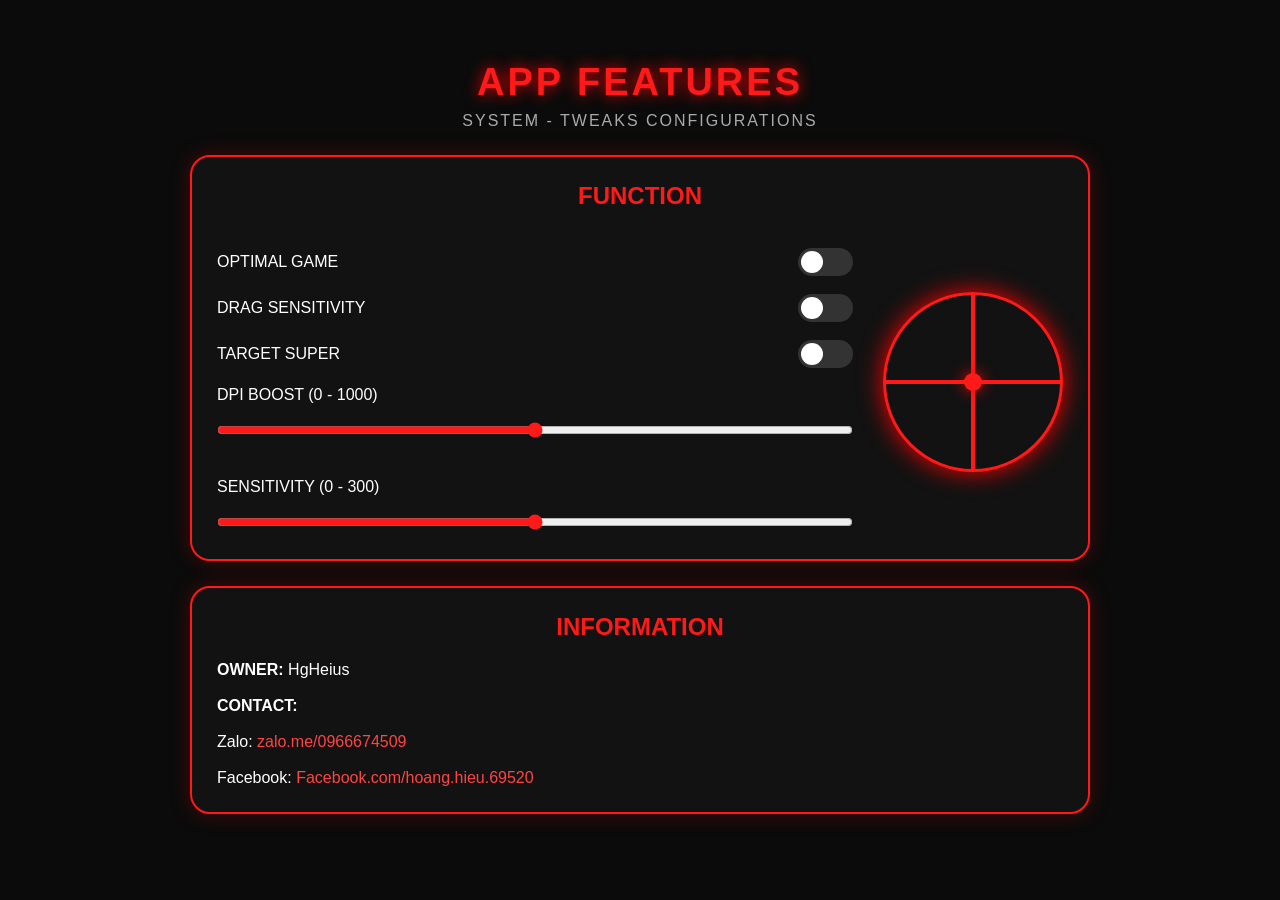
<file: index.html>
<!DOCTYPE html>
<html lang="en">
<head>
<meta charset="UTF-8">
<meta name="viewport" content="width=device-width, initial-scale=1.0">
<title>APP FEATURES</title>

<style>
*{
    margin:0;
    padding:0;
    box-sizing:border-box;
    font-family:Arial,sans-serif;
}

body{
    background:#0b0b0b;
    color:#fff;
    min-height:100vh;
    display:flex;
    justify-content:center;
    align-items:center;
    padding:20px;
}

.container{
    width:100%;
    max-width:900px;
}

.header{
    text-align:center;
    margin-bottom:25px;
}

.header h1{
    color:#ff1a1a;
    font-size:38px;
    letter-spacing:3px;
    text-shadow:0 0 15px #ff0000;
}

.header p{
    color:#aaa;
    margin-top:8px;
    letter-spacing:2px;
}

.card{
    background:#121212;
    border:2px solid #ff1a1a;
    border-radius:20px;
    padding:25px;
    margin-bottom:25px;
    box-shadow:0 0 20px rgba(255,0,0,.25);
}

.section-title{
    color:#ff1a1a;
    margin-bottom:20px;
    text-align:center;
    font-size:24px;
}

.function-layout{
    display:flex;
    justify-content:space-between;
    align-items:center;
    gap:30px;
    flex-wrap:wrap;
}

.controls{
    flex:1;
}

.logo{
    width:180px;
    height:180px;
    border:3px solid #ff1a1a;
    border-radius:50%;
    position:relative;
    box-shadow:0 0 25px red;
}

.logo::before,
.logo::after{
    content:'';
    position:absolute;
    background:#ff1a1a;
}

.logo::before{
    width:4px;
    height:100%;
    left:50%;
    transform:translateX(-50%);
}

.logo::after{
    height:4px;
    width:100%;
    top:50%;
    transform:translateY(-50%);
}

.dot{
    width:18px;
    height:18px;
    background:#ff1a1a;
    border-radius:50%;
    position:absolute;
    top:50%;
    left:50%;
    transform:translate(-50%,-50%);
    box-shadow:0 0 15px red;
}

.item{
    display:flex;
    justify-content:space-between;
    align-items:center;
    margin:18px 0;
}

.switch{
    position:relative;
    width:55px;
    height:28px;
}

.switch input{
    display:none;
}

.slider-toggle{
    position:absolute;
    cursor:pointer;
    inset:0;
    background:#333;
    border-radius:50px;
    transition:.3s;
}

.slider-toggle:before{
    content:"";
    position:absolute;
    width:22px;
    height:22px;
    left:3px;
    top:3px;
    background:white;
    border-radius:50%;
    transition:.3s;
}

input:checked + .slider-toggle{
    background:#ff1a1a;
}

input:checked + .slider-toggle:before{
    transform:translateX(27px);
}

.range{
    width:100%;
    accent-color:#ff1a1a;
}

.contact a{
    color:#ff4444;
    text-decoration:none;
}

.contact a:hover{
    text-decoration:underline;
}
</style>
</head>

<body>

<div class="container">

    <div class="header">
        <h1>APP FEATURES</h1>
        <p>SYSTEM - TWEAKS CONFIGURATIONS</p>
    </div>

    <!-- FUNCTION -->
    <div class="card">
        <h2 class="section-title">FUNCTION</h2>

        <div class="function-layout">

            <div class="controls">

                <div class="item">
                    <span>OPTIMAL GAME</span>
                    <label class="switch">
                        <input type="checkbox">
                        <span class="slider-toggle"></span>
                    </label>
                </div>

                <div class="item">
                    <span>DRAG SENSITIVITY</span>
                    <label class="switch">
                        <input type="checkbox">
                        <span class="slider-toggle"></span>
                    </label>
                </div>

                <div class="item">
                    <span>TARGET SUPER</span>
                    <label class="switch">
                        <input type="checkbox">
                        <span class="slider-toggle"></span>
                    </label>
                </div>

                <div class="item">
                    <span>DPI BOOST (0 - 1000)</span>
                </div>
                <input class="range" type="range" min="0" max="1000" value="500">

                <br><br>

                <div class="item">
                    <span>SENSITIVITY (0 - 300)</span>
                </div>
                <input class="range" type="range" min="0" max="300" value="150">

            </div>

            <div class="logo">
                <div class="dot"></div>
            </div>

        </div>
    </div>

    <!-- INFORMATION -->
    <div class="card">
        <h2 class="section-title">INFORMATION</h2>

        <p><strong>OWNER:</strong> HgHeius</p>

        <br>

        <div class="contact">
            <strong>CONTACT:</strong><br><br>

            Zalo:
            <a href="https://zalo.me/0966674509" target="_blank">
                zalo.me/0966674509
            </a>

            <br><br>

            Facebook:
            <a href="https://www.facebook.com/hoang.hieu.69520" target="_blank">
                Facebook.com/hoang.hieu.69520
            </a>
        </div>
    </div>

</div>

</body>
</html>
</file>
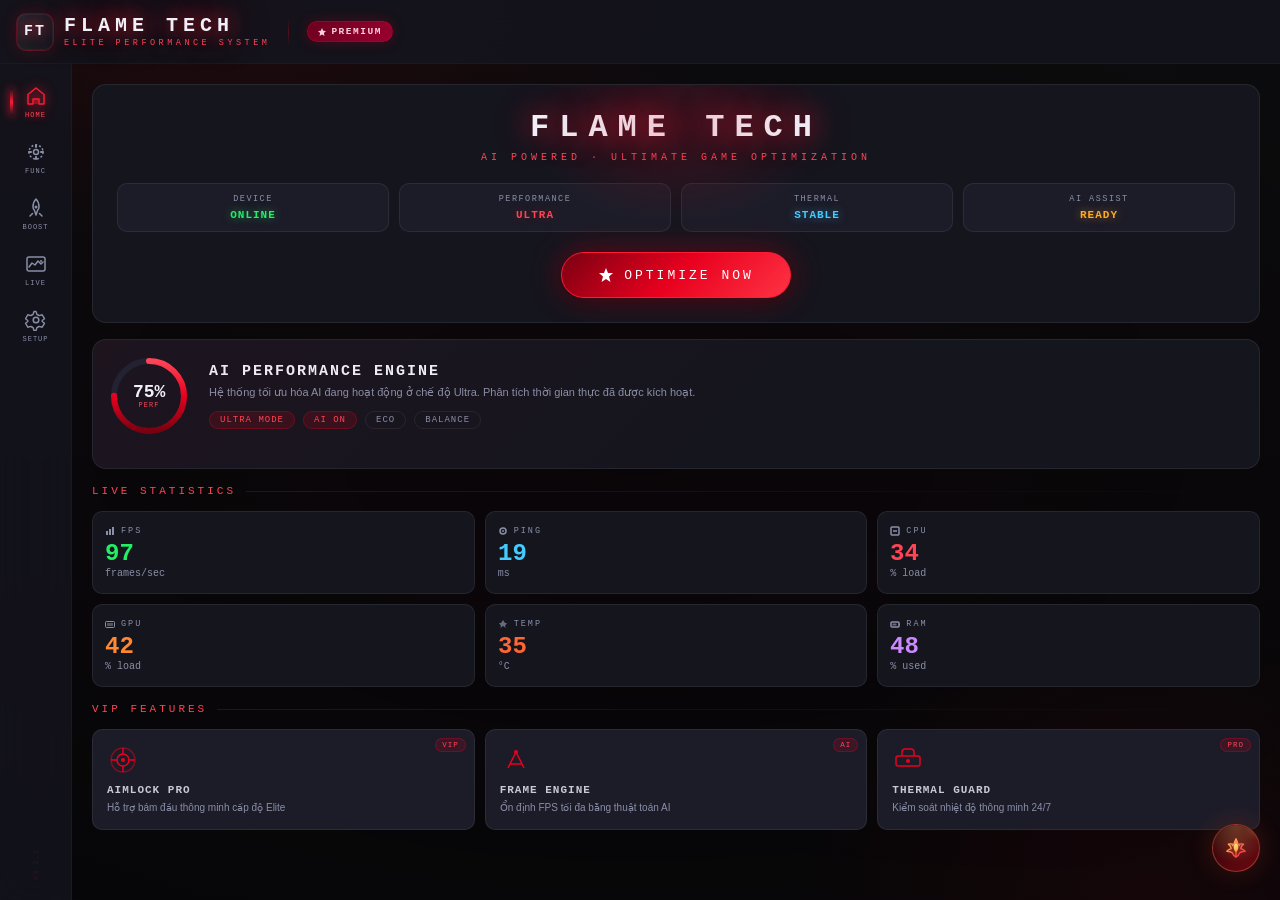
<file: VIP/index.html>
<!DOCTYPE html>
<html lang="vi">
<head>
<meta charset="UTF-8">
<meta name="viewport" content="width=device-width, initial-scale=1, minimum-scale=1, maximum-scale=1, user-scalable=no, viewport-fit=cover">
<script>
(() => {
  const root = document.documentElement;
  const viewport = document.querySelector('meta[name="viewport"]');
  const content = 'width=device-width, initial-scale=1, minimum-scale=1, maximum-scale=1, user-scalable=no, viewport-fit=cover';
  if (viewport) viewport.setAttribute('content', content);

  let rafId = 0;
  let viewportKey = '';
  let maxSeenHeight = 0;
  let maxSeenWidth = 0;
  const syncViewport = () => {
    const vv = window.visualViewport;
    const innerHeight = Math.max(0, Math.round(window.innerHeight || 0));
    const clientHeight = Math.max(0, Math.round(root.clientHeight || 0));
    const outerHeight = Math.max(0, Math.round(window.outerHeight || 0));
    const vvHeight = Math.max(0, Math.round(vv ? vv.height + (vv.offsetTop || 0) : 0));
    const innerWidth = Math.max(0, Math.round(window.innerWidth || 0));
    const clientWidth = Math.max(0, Math.round(root.clientWidth || 0));
    const outerWidth = Math.max(0, Math.round(window.outerWidth || 0));
    const vvWidth = Math.max(0, Math.round(vv ? vv.width + (vv.offsetLeft || 0) : 0));
    const nextKey = `${Math.round(screen.width || 0)}x${Math.round(screen.height || 0)}:${Math.round(window.orientation || 0)}`;

    if (nextKey !== viewportKey) {
      viewportKey = nextKey;
      maxSeenHeight = 0;
      maxSeenWidth = 0;
    }

    maxSeenHeight = Math.max(maxSeenHeight, innerHeight, clientHeight, outerHeight, vvHeight);
    maxSeenWidth = Math.max(maxSeenWidth, innerWidth, clientWidth, outerWidth, vvWidth);

    const height = maxSeenHeight || innerHeight || clientHeight || vvHeight;
    const width = maxSeenWidth || innerWidth || clientWidth || vvWidth;
    root.style.setProperty('--ft-app-height', `${height}px`);
    root.style.setProperty('--ft-app-width', `${width}px`);
  };
  const queueViewportSync = () => {
    cancelAnimationFrame(rafId);
    rafId = requestAnimationFrame(() => {
      syncViewport();
      setTimeout(syncViewport, 80);
    });
  };

  const isTouchDevice = () => window.matchMedia('(pointer: coarse)').matches || navigator.maxTouchPoints > 0;
  const preventDefault = (event) => event.preventDefault();

  syncViewport();
  setTimeout(queueViewportSync, 120);
  setTimeout(queueViewportSync, 320);
  window.addEventListener('load', queueViewportSync, { passive: true });
  window.addEventListener('resize', queueViewportSync, { passive: true });
  window.addEventListener('pageshow', queueViewportSync, { passive: true });
  window.addEventListener('orientationchange', () => setTimeout(queueViewportSync, 120), { passive: true });
  document.addEventListener('visibilitychange', () => {
    if (!document.hidden) queueViewportSync();
  });
  if (window.visualViewport) {
    window.visualViewport.addEventListener('resize', queueViewportSync, { passive: true });
    window.visualViewport.addEventListener('scroll', queueViewportSync, { passive: true });
  }

  document.addEventListener('gesturestart', preventDefault, { passive: false });
  document.addEventListener('gesturechange', preventDefault, { passive: false });
  document.addEventListener('gestureend', preventDefault, { passive: false });
  document.addEventListener('touchmove', (event) => {
    if (!isTouchDevice()) return;
    if (event.touches.length > 1 || (typeof event.scale === 'number' && event.scale !== 1)) {
      event.preventDefault();
    }
  }, { passive: false });
})();
</script>
<title>FLAME TECH — Elite Game Optimization</title>

<script>document.documentElement.dataset.theme='red';localStorage.setItem('flameTheme','red');</script>
<link rel="stylesheet" href="style.css">
</head>
<body>


<div id="app">

  
  <header id="header">
    <div class="header-logo">
      
      <div class="logo-emblem">
        <span class="logo-emblem-mark" aria-hidden="true">FT</span>
      </div>
      <div class="logo-text">
        <span class="logo-name">FLAME TECH</span>
        <span class="logo-sub">Elite Performance System</span>
      </div>
    </div>
    <div class="header-divider"></div>
    <div class="header-slogan">
      <p>AI Powered · Ultimate Game Optimization · Realtime Control</p>
    </div>
    <div class="header-badges">
      <div class="badge badge-vip">
        <svg width="8" height="8" viewBox="0 0 8 8"><polygon points="4,0 5.2,2.8 8,3.1 5.9,5.1 6.5,8 4,6.5 1.5,8 2.1,5.1 0,3.1 2.8,2.8" fill="#ffd0d8"/></svg>
        PREMIUM
      </div>
    </div>
  </header>

  
  <div id="layout">

    
    <nav id="sidebar">
      
      <button class="nav-btn active" data-page="home" onclick="switchPage('home')">
        <div class="nav-icon">
          <svg viewBox="0 0 22 22" fill="none" xmlns="http://www.w3.org/2000/svg">
            <path d="M3 9.5L11 3L19 9.5V19H14V14H8V19H3V9.5Z" stroke="currentColor" stroke-width="1.5" stroke-linejoin="round" fill="none"/>
            <rect x="9" y="14" width="4" height="5" rx="0.5" fill="currentColor" opacity="0.4"/>
          </svg>
        </div>
        <span class="nav-label">Home</span>
      </button>

      
      <button class="nav-btn" data-page="function" onclick="switchPage('function')">
        <div class="nav-icon">
          <svg viewBox="0 0 22 22" fill="none" xmlns="http://www.w3.org/2000/svg">
            <circle cx="11" cy="11" r="2.5" stroke="currentColor" stroke-width="1.5"/>
            <circle cx="11" cy="11" r="7" stroke="currentColor" stroke-width="1.5" stroke-dasharray="2 2"/>
            <line x1="11" y1="4" x2="11" y2="6" stroke="currentColor" stroke-width="2" stroke-linecap="round"/>
            <line x1="11" y1="16" x2="11" y2="18" stroke="currentColor" stroke-width="2" stroke-linecap="round"/>
            <line x1="4" y1="11" x2="6" y2="11" stroke="currentColor" stroke-width="2" stroke-linecap="round"/>
            <line x1="16" y1="11" x2="18" y2="11" stroke="currentColor" stroke-width="2" stroke-linecap="round"/>
          </svg>
        </div>
        <span class="nav-label">Func</span>
      </button>

      
      <button class="nav-btn" data-page="booster" onclick="switchPage('booster')">
        <div class="nav-icon">
          <svg viewBox="0 0 22 22" fill="none" xmlns="http://www.w3.org/2000/svg">
            <path d="M11 2C11 2 14 5 14 10C14 11.1 13.4 12.5 12.5 13.5L11 18L9.5 13.5C8.6 12.5 8 11.1 8 10C8 5 11 2 11 2Z" stroke="currentColor" stroke-width="1.5" stroke-linejoin="round" fill="none"/>
            <circle cx="11" cy="10" r="1.5" fill="currentColor"/>
            <path d="M7.5 16.5 L5 19" stroke="currentColor" stroke-width="1.5" stroke-linecap="round"/>
            <path d="M14.5 16.5 L17 19" stroke="currentColor" stroke-width="1.5" stroke-linecap="round"/>
          </svg>
        </div>
        <span class="nav-label">Boost</span>
      </button>

      
      <button class="nav-btn" data-page="realtime" onclick="switchPage('realtime')">
        <div class="nav-icon">
          <svg viewBox="0 0 22 22" fill="none" xmlns="http://www.w3.org/2000/svg">
            <rect x="2" y="4" width="18" height="14" rx="2" stroke="currentColor" stroke-width="1.5"/>
            <polyline points="4,14 7,10 10,12 13,8 16,11 18,9" stroke="currentColor" stroke-width="1.5" stroke-linecap="round" stroke-linejoin="round"/>
            <circle cx="16" cy="8" r="1" fill="currentColor"/>
          </svg>
        </div>
        <span class="nav-label">Live</span>
      </button>

      
      <button class="nav-btn" data-page="settings" onclick="switchPage('settings')">
        <div class="nav-icon">
          <svg viewBox="0 0 22 22" fill="none" xmlns="http://www.w3.org/2000/svg">
            <circle cx="11" cy="11" r="2.8" stroke="currentColor" stroke-width="1.5"/>
            <path d="M11 2.5 L12 5.5 C12.8 5.7 13.6 6.1 14.2 6.6 L17.2 5.8 L19.5 9.7 L17.2 11.5 C17.2 11.7 17.2 11.8 17.2 12 C17.2 12.2 17.2 12.3 17.2 12.5 L19.5 14.3 L17.2 18.2 L14.2 17.4 C13.6 17.9 12.8 18.3 12 18.5 L11 21.5 L9 21.5 L8 18.5 C7.2 18.3 6.4 17.9 5.8 17.4 L2.8 18.2 L0.5 14.3 L2.8 12.5 C2.8 12.3 2.8 12.2 2.8 12 C2.8 11.8 2.8 11.7 2.8 11.5 L0.5 9.7 L2.8 5.8 L5.8 6.6 C6.4 6.1 7.2 5.7 8 5.5 L9 2.5 Z" stroke="currentColor" stroke-width="1.4" stroke-linejoin="round" fill="none"/>
          </svg>
        </div>
        <span class="nav-label">Setup</span>
      </button>

      <div class="nav-spacer"></div>

      
      <div style="font-size:7px;letter-spacing:1px;color:var(--red-dim);font-family:var(--font-mono);writing-mode:vertical-rl;transform:rotate(180deg);padding:8px 0;opacity:0.6;">v3.2.1</div>
    </nav>

    
    <main id="content">

      
      <div class="page active" id="page-home">

        
        <div class="hero">
          <svg width="0" height="0" style="position:absolute">
            <defs>
              <linearGradient id="ringGrad" x1="0" y1="0" x2="1" y2="0">
                <stop offset="0%" stop-color="#7a0010"/>
                <stop offset="50%" stop-color="#e8001e"/>
                <stop offset="100%" stop-color="#ff4455"/>
              </linearGradient>
            </defs>
          </svg>
          <div class="hero-name">FLAME TECH</div>
          <div class="hero-tagline">AI Powered · Ultimate Game Optimization</div>

          <div class="hero-status-row">
            <div class="status-chip">
              <div class="status-chip-label">Device</div>
              <div class="status-chip-val status-online">ONLINE</div>
            </div>
            <div class="status-chip">
              <div class="status-chip-label">Performance</div>
              <div class="status-chip-val status-active">ULTRA</div>
            </div>
            <div class="status-chip">
              <div class="status-chip-label">Thermal</div>
              <div class="status-chip-val status-controlled">STABLE</div>
            </div>
            <div class="status-chip">
              <div class="status-chip-label">AI Assist</div>
              <div class="status-chip-val status-ready">READY</div>
            </div>
          </div>

          <button class="optimize-btn" id="optimizeBtn" onclick="triggerOptimize()">
            <svg width="16" height="16" viewBox="0 0 16 16" fill="none">
              <path d="M8 1L10 6H15L11 9.5L12.5 15L8 12L3.5 15L5 9.5L1 6H6L8 1Z" fill="white"/>
            </svg>
            OPTIMIZE NOW
          </button>
        </div>

        
        <div class="card" style="margin-bottom:16px;">
          <div class="perf-ring-wrap">
            <div class="perf-ring">
              <svg viewBox="0 0 80 80">
                <circle class="perf-ring-track" cx="40" cy="40" r="35"/>
                <circle class="perf-ring-fill" id="perfRingFill" cx="40" cy="40" r="35"/>
              </svg>
              <div class="perf-ring-center">
                <span class="perf-ring-pct" id="perfPct">80%</span>
                <span class="perf-ring-sub">PERF</span>
              </div>
            </div>
            <div class="perf-info">
              <div class="perf-info-title">AI PERFORMANCE ENGINE</div>
              <div class="perf-info-desc">Hệ thống tối ưu hóa AI đang hoạt động ở chế độ Ultra. Phân tích thời gian thực đã được kích hoạt.</div>
              <div class="perf-mode-row">
                <span class="mode-tag mode-active">ULTRA MODE</span>
                <span class="mode-tag mode-active">AI ON</span>
                <span class="mode-tag mode-inactive">ECO</span>
                <span class="mode-tag mode-inactive">BALANCE</span>
              </div>
            </div>
          </div>
        </div>

        
        <div class="section-title">Live Statistics</div>
        <div class="stats-grid" style="margin-bottom:16px;">
          <div class="stat-card">
            <div class="stat-label">
              <svg width="10" height="10" viewBox="0 0 10 10"><rect x="1" y="5" width="2" height="4" fill="currentColor"/><rect x="4" y="3" width="2" height="6" fill="currentColor"/><rect x="7" y="1" width="2" height="8" fill="currentColor"/></svg>
              FPS
            </div>
            <div class="stat-value stat-fps" id="stat-fps">144</div>
            <div class="stat-unit">frames/sec</div>
          </div>
          <div class="stat-card">
            <div class="stat-label">
              <svg width="10" height="10" viewBox="0 0 10 10"><circle cx="5" cy="5" r="3" fill="none" stroke="currentColor" stroke-width="1.5"/><circle cx="5" cy="5" r="1" fill="currentColor"/></svg>
              PING
            </div>
            <div class="stat-value stat-ping" id="stat-ping">18</div>
            <div class="stat-unit">ms</div>
          </div>
          <div class="stat-card">
            <div class="stat-label">
              <svg width="10" height="10" viewBox="0 0 10 10"><rect x="1" y="1" width="8" height="8" rx="1" fill="none" stroke="currentColor" stroke-width="1.5"/><line x1="3" y1="5" x2="7" y2="5" stroke="currentColor" stroke-width="1.5"/></svg>
              CPU
            </div>
            <div class="stat-value stat-cpu" id="stat-cpu">42</div>
            <div class="stat-unit">% load</div>
          </div>
          <div class="stat-card">
            <div class="stat-label">
              <svg width="10" height="10" viewBox="0 0 10 10"><rect x="0.5" y="2.5" width="9" height="6" rx="1" fill="none" stroke="currentColor" stroke-width="1"/><rect x="2" y="4" width="6" height="3" rx="0.5" fill="currentColor" opacity="0.5"/></svg>
              GPU
            </div>
            <div class="stat-value stat-gpu" id="stat-gpu">67</div>
            <div class="stat-unit">% load</div>
          </div>
          <div class="stat-card">
            <div class="stat-label">
              <svg width="10" height="10" viewBox="0 0 10 10"><path d="M5 1 L7 4 L9 4 L7 7 L8 9 L5 7 L2 9 L3 7 L1 4 L3 4 Z" fill="currentColor" opacity="0.7"/></svg>
              TEMP
            </div>
            <div class="stat-value stat-temp" id="stat-temp">38</div>
            <div class="stat-unit">°C</div>
          </div>
          <div class="stat-card">
            <div class="stat-label">
              <svg width="10" height="10" viewBox="0 0 10 10"><rect x="1" y="3" width="8" height="5" rx="1" fill="none" stroke="currentColor" stroke-width="1.5"/><rect x="9" y="4.5" width="1.5" height="2" rx="0.5" fill="currentColor"/><rect x="2.5" y="4.5" width="4" height="2" rx="0.5" fill="currentColor" opacity="0.7"/></svg>
              RAM
            </div>
            <div class="stat-value stat-ram" id="stat-ram">54</div>
            <div class="stat-unit">% used</div>
          </div>
        </div>

        
        <div class="section-title">VIP Features</div>
        <div class="vip-grid" style="margin-bottom:16px;">
          <div class="vip-card">
            <div class="vip-card-icon">
              <svg viewBox="0 0 32 32" fill="none">
                <circle cx="16" cy="16" r="12" stroke="#e8001e" stroke-width="1.5" opacity="0.5"/>
                <circle cx="16" cy="16" r="6" stroke="#e8001e" stroke-width="1.5"/>
                <circle cx="16" cy="16" r="2" fill="#e8001e"/>
                <line x1="16" y1="4" x2="16" y2="10" stroke="#e8001e" stroke-width="1.5"/>
                <line x1="16" y1="22" x2="16" y2="28" stroke="#e8001e" stroke-width="1.5"/>
                <line x1="4" y1="16" x2="10" y2="16" stroke="#e8001e" stroke-width="1.5"/>
                <line x1="22" y1="16" x2="28" y2="16" stroke="#e8001e" stroke-width="1.5"/>
              </svg>
            </div>
            <div class="vip-card-badge">VIP</div>
            <div class="vip-card-title">AIMLOCK PRO</div>
            <div class="vip-card-desc">Hỗ trợ bám đầu thông minh cấp độ Elite</div>
          </div>
          <div class="vip-card">
            <div class="vip-card-icon">
              <svg viewBox="0 0 32 32" fill="none">
                <path d="M8 24 L16 8 L24 24" stroke="#e8001e" stroke-width="1.5" stroke-linejoin="round"/>
                <path d="M10 20 L22 20" stroke="#e8001e" stroke-width="1.5"/>
                <circle cx="16" cy="8" r="2" fill="#e8001e"/>
              </svg>
            </div>
            <div class="vip-card-badge">AI</div>
            <div class="vip-card-title">FRAME ENGINE</div>
            <div class="vip-card-desc">Ổn định FPS tối đa bằng thuật toán AI</div>
          </div>
          <div class="vip-card">
            <div class="vip-card-icon">
              <svg viewBox="0 0 32 32" fill="none">
                <rect x="4" y="12" width="24" height="10" rx="2" stroke="#e8001e" stroke-width="1.5"/>
                <path d="M10 12 L10 8 C10 6.3 11.3 5 13 5 L19 5 C20.7 5 22 6.3 22 8 L22 12" stroke="#e8001e" stroke-width="1.5"/>
                <circle cx="16" cy="17" r="2" fill="#e8001e"/>
              </svg>
            </div>
            <div class="vip-card-badge">PRO</div>
            <div class="vip-card-title">THERMAL GUARD</div>
            <div class="vip-card-desc">Kiểm soát nhiệt độ thông minh 24/7</div>
          </div>
        </div>

      </div>


      
      <div class="page" id="page-function">
        <div class="section-title" style="margin-bottom:16px;">System Functions</div>

        <div class="func-list" id="funcList">

          
          <div class="func-card" id="fc-0">
            <div class="func-icon-wrap">
              <svg viewBox="0 0 20 20" fill="none" stroke="#e8001e" stroke-width="1.5">
                <circle cx="10" cy="10" r="7"/>
                <circle cx="10" cy="10" r="3"/>
                <circle cx="10" cy="10" r="1" fill="#e8001e"/>
                <line x1="10" y1="3" x2="10" y2="7"/>
                <line x1="10" y1="13" x2="10" y2="17"/>
                <line x1="3" y1="10" x2="7" y2="10"/>
                <line x1="13" y1="10" x2="17" y2="10"/>
              </svg>
            </div>
            <div class="func-info">
              <div class="func-name">AIMLOCK</div>
              <div class="func-desc">Bám đầu thông minh — Tự động căn chuẩn điểm ngắm vào đầu mục tiêu</div>
            </div>
            <div class="func-num">01</div>
            <label class="toggle">
              <input type="checkbox" onchange="toggleFunc(0, this)">
              <span class="toggle-track"></span>
              <span class="toggle-thumb"></span>
            </label>
          </div>

          
          <div class="func-card" id="fc-1">
            <div class="func-icon-wrap">
              <svg viewBox="0 0 20 20" fill="none" stroke="#e8001e" stroke-width="1.5">
                <path d="M3 10 L7 6 L11 9 L14 5 L17 8"/>
                <path d="M3 14 L7 10 L11 13 L14 9 L17 12" opacity="0.4"/>
                <line x1="3" y1="17" x2="17" y2="17"/>
              </svg>
            </div>
            <div class="func-info">
              <div class="func-name">STABILITY ASSIST</div>
              <div class="func-desc">Nhẹ tâm — Ổn định đường ngắm, giảm độ trôi khi di chuyển</div>
            </div>
            <div class="func-num">02</div>
            <label class="toggle">
              <input type="checkbox" onchange="toggleFunc(1, this)">
              <span class="toggle-track"></span>
              <span class="toggle-thumb"></span>
            </label>
          </div>

          
          <div class="func-card" id="fc-2">
            <div class="func-icon-wrap">
              <svg viewBox="0 0 20 20" fill="none" stroke="#e8001e" stroke-width="1.5">
                <rect x="3" y="3" width="14" height="14" rx="2"/>
                <circle cx="10" cy="10" r="3"/>
                <line x1="10" y1="3" x2="10" y2="7"/>
                <line x1="10" y1="13" x2="10" y2="17"/>
                <line x1="3" y1="10" x2="7" y2="10"/>
                <line x1="13" y1="10" x2="17" y2="10"/>
              </svg>
            </div>
            <div class="func-info">
              <div class="func-name">AIM HOLD</div>
              <div class="func-desc">Ghìm tâm — Giữ cố định điểm ngắm khi đứng yên tấn công</div>
            </div>
            <div class="func-num">03</div>
            <label class="toggle">
              <input type="checkbox" onchange="toggleFunc(2, this)">
              <span class="toggle-track"></span>
              <span class="toggle-thumb"></span>
            </label>
          </div>

          
          <div class="func-card" id="fc-3">
            <div class="func-icon-wrap">
              <svg viewBox="0 0 20 20" fill="none" stroke="#e8001e" stroke-width="1.5">
                <path d="M10 2 L16 5 L16 11 C16 14.5 13 17 10 18 C7 17 4 14.5 4 11 L4 5 Z"/>
                <circle cx="10" cy="10" r="2.5"/>
                <line x1="10" y1="7.5" x2="10" y2="5"/>
              </svg>
            </div>
            <div class="func-info">
              <div class="func-name">AIM LOCKDOWN</div>
              <div class="func-desc">Đầm tâm — Khóa vị trí ngắm chắc chắn trong vùng mục tiêu</div>
            </div>
            <div class="func-num">04</div>
            <label class="toggle">
              <input type="checkbox" onchange="toggleFunc(3, this)">
              <span class="toggle-track"></span>
              <span class="toggle-thumb"></span>
            </label>
          </div>

          
          <div class="func-card" id="fc-4">
            <div class="func-icon-wrap">
              <svg viewBox="0 0 20 20" fill="none" stroke="#e8001e" stroke-width="1.5">
                <path d="M4 16 L8 8 L12 12 L14 6 L17 9"/>
                <circle cx="17" cy="9" r="2" fill="#e8001e" stroke="none"/>
                <line x1="2" y1="16" x2="18" y2="16"/>
              </svg>
            </div>
            <div class="func-info">
              <div class="func-name">SENSITIVITY BOOST</div>
              <div class="func-desc">Nhạy — Tăng độ nhạy cảm ứng và phản hồi chạm nhanh hơn</div>
            </div>
            <div class="func-num">05</div>
            <label class="toggle">
              <input type="checkbox" onchange="toggleFunc(4, this)">
              <span class="toggle-track"></span>
              <span class="toggle-thumb"></span>
            </label>
          </div>

          
          <div class="func-card" id="fc-5">
            <div class="func-icon-wrap">
              <svg viewBox="0 0 20 20" fill="none" stroke="#e8001e" stroke-width="1.5">
                <rect x="2" y="4" width="16" height="11" rx="1.5"/>
                <line x1="7" y1="17" x2="13" y2="17"/>
                <line x1="10" y1="15" x2="10" y2="17"/>
                <path d="M7 9 L9.5 7 L12 10 L14 8" stroke-linecap="round" stroke-linejoin="round"/>
              </svg>
            </div>
            <div class="func-info">
              <div class="func-name">SCREEN BOOST</div>
              <div class="func-desc">Buff màn — Nâng cao chất lượng hình ảnh, tăng độ nét và tương phản</div>
            </div>
            <div class="func-num">06</div>
            <label class="toggle">
              <input type="checkbox" onchange="toggleFunc(5, this)">
              <span class="toggle-track"></span>
              <span class="toggle-thumb"></span>
            </label>
          </div>

          
          <div class="func-card" id="fc-6">
            <div class="func-icon-wrap">
              <svg viewBox="0 0 20 20" fill="none" stroke="#e8001e" stroke-width="1.5">
                <circle cx="10" cy="7" r="3.5"/>
                <path d="M5.5 15 C5.5 12 7.5 10.5 10 10.5 C12.5 10.5 14.5 12 14.5 15"/>
                <line x1="10" y1="3" x2="10" y2="1"/>
                <line x1="14" y1="5" x2="16" y2="3.5"/>
                <line x1="6" y1="5" x2="4" y2="3.5"/>
              </svg>
            </div>
            <div class="func-info">
              <div class="func-name">HEADSHOT FIX</div>
              <div class="func-desc">Fix lố đầu — Hiệu chỉnh sai số điểm ngắm đầu người chính xác</div>
            </div>
            <div class="func-num">07</div>
            <label class="toggle">
              <input type="checkbox" onchange="toggleFunc(6, this)">
              <span class="toggle-track"></span>
              <span class="toggle-thumb"></span>
            </label>
          </div>

          
          <div class="func-card" id="fc-7">
            <div class="func-icon-wrap">
              <svg viewBox="0 0 20 20" fill="none" stroke="#e8001e" stroke-width="1.5">
                <line x1="2" y1="10" x2="12" y2="10"/>
                <polygon points="12,7 18,10 12,13" fill="#e8001e" stroke="none"/>
                <line x1="5" y1="6" x2="5" y2="14" stroke-dasharray="2 2"/>
                <line x1="10" y1="6" x2="10" y2="14" stroke-dasharray="2 2"/>
              </svg>
            </div>
            <div class="func-info">
              <div class="func-name">BULLET ALIGN</div>
              <div class="func-desc">Fix lệch đạn — Căn chỉnh quỹ đạo đạn khớp với điểm ngắm</div>
            </div>
            <div class="func-num">08</div>
            <label class="toggle">
              <input type="checkbox" onchange="toggleFunc(7, this)">
              <span class="toggle-track"></span>
              <span class="toggle-thumb"></span>
            </label>
          </div>

          
          <div class="func-card" id="fc-8">
            <div class="func-icon-wrap">
              <svg viewBox="0 0 20 20" fill="none" stroke="#e8001e" stroke-width="1.5">
                <path d="M5 10 C5 10 6 8 8 10 C10 12 12 8 14 10 C16 12 15 10 15 10"/>
                <path d="M3 7 L3 13" stroke-width="2" stroke-linecap="round"/>
                <path d="M17 7 L17 13" stroke-width="2" stroke-linecap="round"/>
                <line x1="10" y1="3" x2="10" y2="5"/>
                <line x1="10" y1="15" x2="10" y2="17"/>
              </svg>
            </div>
            <div class="func-info">
              <div class="func-name">SHAKE FIX</div>
              <div class="func-desc">Fix rung — Khử rung camera và ổn định màn hình khi di chuyển</div>
            </div>
            <div class="func-num">09</div>
            <label class="toggle">
              <input type="checkbox" onchange="toggleFunc(8, this)">
              <span class="toggle-track"></span>
              <span class="toggle-thumb"></span>
            </label>
          </div>

        </div>
      </div>


      
      <div class="page" id="page-booster">
        <div class="section-title" style="margin-bottom:16px;">VIP Boost Control</div>

        <div class="booster-sliders">

          
          <div class="booster-card" id="bcard-0">
            <div class="booster-header">
              <div class="booster-icon">
                <svg viewBox="0 0 18 18" fill="none" stroke="#e8001e" stroke-width="1.5">
                  <path d="M7 2 L7 10 L5 10 L9 16 L13 10 L11 10 L11 2 Z"/>
                  <line x1="4" y1="5" x2="2" y2="3"/>
                  <line x1="14" y1="5" x2="16" y2="3"/>
                  <line x1="3" y1="9" x2="1" y2="9"/>
                  <line x1="15" y1="9" x2="17" y2="9"/>
                </svg>
              </div>
              <div class="booster-info">
                <div class="booster-name">Touch Response Boost</div>
                <div class="booster-desc">Tăng tốc phản hồi cảm ứng — giảm độ trễ đầu vào</div>
              </div>
              <div class="booster-pct"><span id="bp0">0</span><span class="booster-pct-unit">%</span></div>
            </div>
            <div class="slider-track-wrap">
              <div class="slider-fill" id="bf0" style="width:0%"></div>
              <input type="range" class="booster-range" id="bs0" min="0" max="100" value="0" oninput="updateBooster(0,this.value)">
            </div>
          </div>

          
          <div class="booster-card" id="bcard-1">
            <div class="booster-header">
              <div class="booster-icon">
                <svg viewBox="0 0 18 18" fill="none" stroke="#e8001e" stroke-width="1.5">
                  <circle cx="9" cy="9" r="6"/>
                  <circle cx="9" cy="9" r="3"/>
                  <circle cx="9" cy="9" r="1" fill="#e8001e"/>
                  <line x1="9" y1="3" x2="9" y2="6"/>
                  <line x1="9" y1="12" x2="9" y2="15"/>
                  <line x1="3" y1="9" x2="6" y2="9"/>
                  <line x1="12" y1="9" x2="15" y2="9"/>
                </svg>
              </div>
              <div class="booster-info">
                <div class="booster-name">Aim Precision Sync</div>
                <div class="booster-desc">Đồng bộ độ chính xác nhắm bắn — AI điều chỉnh tự động</div>
              </div>
              <div class="booster-pct"><span id="bp1">0</span><span class="booster-pct-unit">%</span></div>
            </div>
            <div class="slider-track-wrap">
              <div class="slider-fill" id="bf1" style="width:0%"></div>
              <input type="range" class="booster-range" id="bs1" min="0" max="100" value="0" oninput="updateBooster(1,this.value)">
            </div>
          </div>

          
          <div class="booster-card" id="bcard-2">
            <div class="booster-header">
              <div class="booster-icon">
                <svg viewBox="0 0 18 18" fill="none" stroke="#e8001e" stroke-width="1.5">
                  <rect x="2" y="4" width="14" height="10" rx="1.5"/>
                  <path d="M4 11 L7 8 L9.5 10 L12 7 L14 9" stroke-linecap="round" stroke-linejoin="round"/>
                </svg>
              </div>
              <div class="booster-info">
                <div class="booster-name">Frame Stability Engine</div>
                <div class="booster-desc">Ổn định khung hình — loại bỏ frame drop và giật lag</div>
              </div>
              <div class="booster-pct"><span id="bp2">0</span><span class="booster-pct-unit">%</span></div>
            </div>
            <div class="slider-track-wrap">
              <div class="slider-fill" id="bf2" style="width:0%"></div>
              <input type="range" class="booster-range" id="bs2" min="0" max="100" value="0" oninput="updateBooster(2,this.value)">
            </div>
          </div>

        </div>

        
        <div class="boost-summary">
          <div class="boost-summary-title">Boost Preview — Tổng Quan Hiệu Năng</div>
          <div class="boost-summary-bars">
            <div class="summary-bar-row">
              <div class="summary-bar-label">Touch Response Boost</div>
              <div class="summary-bar-track"><div class="summary-bar-fill" id="sb0" style="width:0%"></div></div>
              <div class="summary-bar-pct" id="sp0">0%</div>
            </div>
            <div class="summary-bar-row">
              <div class="summary-bar-label">Aim Precision Sync</div>
              <div class="summary-bar-track"><div class="summary-bar-fill" id="sb1" style="width:0%"></div></div>
              <div class="summary-bar-pct" id="sp1">0%</div>
            </div>
            <div class="summary-bar-row">
              <div class="summary-bar-label">Frame Stability Engine</div>
              <div class="summary-bar-track"><div class="summary-bar-fill" id="sb2" style="width:0%"></div></div>
              <div class="summary-bar-pct" id="sp2">0%</div>
            </div>
          </div>
        </div>

        <div style="text-align:center;">
          <button class="btn-primary" onclick="applyBoost()" style="padding:14px 40px;font-size:13px;letter-spacing:3px;">
            <svg width="14" height="14" viewBox="0 0 14 14" fill="none">
              <path d="M7 1L9 5.5H13.5L9.5 8.5L11 13L7 10.5L3 13L4.5 8.5L0.5 5.5H5Z" fill="white"/>
            </svg>
            APPLY BOOST
          </button>
        </div>
      </div>


      
      <div class="page" id="page-realtime">
        <div class="section-title" style="margin-bottom:14px;">Live Monitor</div>

        
        <div class="rt-ai-panel">
          <div class="ai-scan-ring">
            <svg viewBox="0 0 60 60" fill="none">
              <circle cx="30" cy="30" r="24" stroke="#e8001e" stroke-width="1" opacity="0.2"/>
              <circle cx="30" cy="30" r="18" stroke="#e8001e" stroke-width="1.5" stroke-dasharray="6 4" opacity="0.6"/>
              <circle cx="30" cy="30" r="12" stroke="#e8001e" stroke-width="1" opacity="0.4"/>
              <circle cx="30" cy="30" r="5" fill="rgba(232,0,30,0.25)" stroke="#e8001e" stroke-width="1.5"/>
              <circle cx="30" cy="30" r="2" fill="#e8001e"/>
              <circle cx="30" cy="6" r="2.5" fill="#e8001e"/>
            </svg>
          </div>
          <div class="ai-info">
            <button class="ai-scanner-btn" type="button" onclick="triggerAiScanner()">A.I Scanner</button>
            <div class="ai-status-sub">Smart gameplay analysis đang chạy — phân tích 60fps stream</div>
            <div class="ai-progress-bar"><div class="ai-progress-fill"></div></div>
          </div>
        </div>

        
        <div class="rt-grid">
          <div class="rt-card">
            <div class="rt-status-dot"></div>
            <div class="rt-label">FPS</div>
            <div class="rt-value stat-fps" id="rt-fps">144</div>
            <div class="rt-unit">frames/s</div>
          </div>
          <div class="rt-card">
            <div class="rt-status-dot"></div>
            <div class="rt-label">PING</div>
            <div class="rt-value stat-ping" id="rt-ping">18</div>
            <div class="rt-unit">ms latency</div>
          </div>
          <div class="rt-card">
            <div class="rt-status-dot"></div>
            <div class="rt-label">CPU</div>
            <div class="rt-value stat-cpu" id="rt-cpu">42</div>
            <div class="rt-unit">% load</div>
          </div>
          <div class="rt-card">
            <div class="rt-status-dot"></div>
            <div class="rt-label">GPU</div>
            <div class="rt-value stat-gpu" id="rt-gpu">67</div>
            <div class="rt-unit">% render</div>
          </div>
          <div class="rt-card">
            <div class="rt-status-dot"></div>
            <div class="rt-label">TEMP</div>
            <div class="rt-value stat-temp" id="rt-temp">38</div>
            <div class="rt-unit">°C device</div>
          </div>
          <div class="rt-card">
            <div class="rt-status-dot"></div>
            <div class="rt-label">RAM</div>
            <div class="rt-value stat-ram" id="rt-ram">54</div>
            <div class="rt-unit">% memory</div>
          </div>
        </div>

        
        <div class="mini-chart-wrap">
          <div class="mini-chart-header">
            <span class="mini-chart-title">FPS History — Real Time Graph</span>
            <span style="font-size:9px;color:var(--red3);font-family:var(--font-mono);">LIVE</span>
          </div>
          <canvas id="fpsChart" class="mini-chart-canvas" height="80"></canvas>
        </div>

        
        <div class="rt-touch-panel">
          <div class="section-title">Touch & Response</div>
          <div class="rt-touch-grid">
            <div class="touch-item">
              <div class="touch-item-label">Touch Latency</div>
              <div class="touch-item-val" id="rt-touch" style="color:#44ccff;">8<span style="font-size:11px;color:var(--silver);">ms</span></div>
            </div>
            <div class="touch-item">
              <div class="touch-item-label">Input Response</div>
              <div class="touch-item-val" id="rt-input" style="color:#22ee66;">12<span style="font-size:11px;color:var(--silver);">ms</span></div>
            </div>
            <div class="touch-item">
              <div class="touch-item-label">Network Jitter</div>
              <div class="touch-item-val" id="rt-jitter" style="color:#ffaa22;">3<span style="font-size:11px;color:var(--silver);">ms</span></div>
            </div>
            <div class="touch-item">
              <div class="touch-item-label">Packet Loss</div>
              <div class="touch-item-val" id="rt-packet" style="color:#22ee66;">0<span style="font-size:11px;color:var(--silver);">%</span></div>
            </div>
          </div>
        </div>

      </div>


      
      <div class="page" id="page-settings">

        
        <div class="about-card">
          <div class="about-logo-text">FLAME TECH</div>
          <div class="about-version">Version 3.2.1 · Build 20240318 · Elite Edition</div>
          <div class="about-desc">Hệ thống tối ưu hóa game thế hệ mới, được phát triển bởi đội ngũ kỹ thuật cao cấp. Sử dụng công nghệ AI tiên tiến để phân tích và tối ưu hiệu năng thiết bị theo thời gian thực.</div>
          <div class="about-tags">
            <span class="about-tag">AI ENGINE</span>
            <span class="about-tag">ELITE GRADE</span>
            <span class="about-tag">VIP ACCESS</span>
            <span class="about-tag">REALTIME</span>
            <span class="about-tag">PRO TOOLS</span>
          </div>
        </div>

        
        <div class="settings-group">
          <div class="settings-group-title">Appearance</div>

          <div class="setting-row">
            <div class="setting-row-icon">
              <svg viewBox="0 0 16 16" fill="none" stroke="#e8001e" stroke-width="1.5" width="16" height="16">
                <circle cx="8" cy="8" r="5"/>
                <line x1="8" y1="1" x2="8" y2="3"/>
                <line x1="8" y1="13" x2="8" y2="15"/>
                <line x1="1" y1="8" x2="3" y2="8"/>
                <line x1="13" y1="8" x2="15" y2="8"/>
              </svg>
            </div>
            <div class="setting-row-info">
              <div class="setting-row-name">Theme Mode</div>
              <div class="setting-row-desc">Chế độ giao diện</div>
            </div>
            <div class="setting-row-ctrl">
              <select class="setting-select">
                <option>Dark Elite</option>
                <option>Carbon Black</option>
                <option>Blood Red</option>
              </select>
            </div>
          </div>

          <div class="setting-row">
            <div class="setting-row-icon">
              <svg viewBox="0 0 16 16" fill="none" stroke="#e8001e" stroke-width="1.5" width="16" height="16">
                <path d="M2 12 L6 6 L9 9 L11 5 L14 8"/>
                <line x1="2" y1="14" x2="14" y2="14"/>
              </svg>
            </div>
            <div class="setting-row-info">
              <div class="setting-row-name">Animation Level</div>
              <div class="setting-row-desc">Mức độ hiệu ứng động</div>
            </div>
            <div class="setting-row-ctrl">
              <select class="setting-select">
                <option>Ultra Smooth</option>
                <option>Standard</option>
                <option>Minimal</option>
              </select>
            </div>
          </div>
        </div>

        
        <div class="settings-group">
          <div class="settings-group-title">System</div>

          <div class="setting-row">
            <div class="setting-row-icon">
              <svg viewBox="0 0 16 16" fill="none" stroke="#e8001e" stroke-width="1.5" width="16" height="16">
                <path d="M8 1 L8 6"/>
                <path d="M4 3 L7 6"/>
                <path d="M12 3 L9 6"/>
                <circle cx="8" cy="10" r="4"/>
              </svg>
            </div>
            <div class="setting-row-info">
              <div class="setting-row-name">Sound Effects</div>
              <div class="setting-row-desc">Âm thanh phản hồi</div>
            </div>
            <div class="setting-row-ctrl">
              <label class="toggle">
                <input type="checkbox" id="settings-sound-toggle">
                <span class="toggle-track"></span>
                <span class="toggle-thumb"></span>
              </label>
            </div>
          </div>

          <div class="setting-row">
            <div class="setting-row-icon">
              <svg viewBox="0 0 16 16" fill="none" stroke="#e8001e" stroke-width="1.5" width="16" height="16">
                <rect x="2" y="3" width="12" height="9" rx="1"/>
                <circle cx="12" cy="5" r="2.5" fill="#7a0010" stroke="#e8001e" stroke-width="1"/>
              </svg>
            </div>
            <div class="setting-row-info">
              <div class="setting-row-name">Notification</div>
              <div class="setting-row-desc">Thông báo hệ thống</div>
            </div>
            <div class="setting-row-ctrl">
              <label class="toggle">
                <input type="checkbox" id="settings-notification-toggle">
                <span class="toggle-track"></span>
                <span class="toggle-thumb"></span>
              </label>
            </div>
          </div>

          <div class="setting-row">
            <div class="setting-row-icon">
              <svg viewBox="0 0 16 16" fill="none" stroke="#e8001e" stroke-width="1.5" width="16" height="16">
                <rect x="3" y="7" width="10" height="8" rx="1"/>
                <path d="M5 7 L5 5 C5 3.3 6.3 2 8 2 C9.7 2 11 3.3 11 5 L11 7"/>
                <circle cx="8" cy="11" r="1" fill="#e8001e"/>
              </svg>
            </div>
            <div class="setting-row-info">
              <div class="setting-row-name">Security Layer</div>
              <div class="setting-row-desc">Bảo mật ứng dụng VIP</div>
            </div>
            <div class="setting-row-ctrl">
              <label class="toggle">
                <input type="checkbox">
                <span class="toggle-track"></span>
                <span class="toggle-thumb"></span>
              </label>
            </div>
          </div>

          <div class="setting-row">
            <div class="setting-row-icon">
              <svg viewBox="0 0 16 16" fill="none" stroke="#e8001e" stroke-width="1.5" width="16" height="16">
                <circle cx="8" cy="8" r="6"/>
                <path d="M5 8 C5 6.3 6.3 5 8 5 C9.7 5 11 6.3 11 8"/>
                <path d="M8 8 L8 12"/>
              </svg>
            </div>
            <div class="setting-row-info">
              <div class="setting-row-name">Auto Optimize</div>
              <div class="setting-row-desc">Tự động tối ưu khi mở game</div>
            </div>
            <div class="setting-row-ctrl">
              <label class="toggle">
                <input type="checkbox">
                <span class="toggle-track"></span>
                <span class="toggle-thumb"></span>
              </label>
            </div>
          </div>
        </div>

        
        <div class="settings-group">
          <div class="settings-group-title">Advanced</div>
          <div class="settings-actions">
            <button class="reset-btn">
              <svg width="14" height="14" viewBox="0 0 14 14" fill="none" stroke="currentColor" stroke-width="1.5">
                <path d="M2 7 C2 4.2 4.2 2 7 2 C9.8 2 12 4.2 12 7" stroke-linecap="round"/>
                <path d="M2 7 L0.5 5 L3.5 5 Z" fill="currentColor"/>
                <path d="M12 7 C12 9.8 9.8 12 7 12 C4.2 12 2 9.8 2 7"/>
              </svg>
              RESET CONFIGURATION
            </button>
            <button class="logout-btn" onclick="window.location.href='../index.html'">
              <svg width="14" height="14" viewBox="0 0 14 14" fill="none" stroke="currentColor" stroke-width="1.5" stroke-linecap="round" stroke-linejoin="round">
                <path d="M5 2.5 H3.5 C2.7 2.5 2 3.2 2 4 V10 C2 10.8 2.7 11.5 3.5 11.5 H5"/>
                <path d="M8 4 L11 7 L8 10"/>
                <path d="M11 7 H4.5"/>
              </svg>
              LOG OUT
            </button>
          </div>
        </div>

      </div>

    </main>
  </div>
</div>


<nav id="bottom-nav">
  <button class="bnav-btn active" data-page="home" onclick="switchPage('home')">
    <svg viewBox="0 0 22 22" fill="none" stroke="currentColor" stroke-width="1.5"><path d="M3 9.5L11 3L19 9.5V19H14V14H8V19H3V9.5Z"/></svg>
    <span class="bnav-label">Home</span>
  </button>
  <button class="bnav-btn" data-page="function" onclick="switchPage('function')">
    <svg viewBox="0 0 22 22" fill="none" stroke="currentColor" stroke-width="1.5"><circle cx="11" cy="11" r="2.5"/><circle cx="11" cy="11" r="7" stroke-dasharray="2 2"/><line x1="11" y1="4" x2="11" y2="6"/><line x1="11" y1="16" x2="11" y2="18"/><line x1="4" y1="11" x2="6" y2="11"/><line x1="16" y1="11" x2="18" y2="11"/></svg>
    <span class="bnav-label">Func</span>
  </button>
  <button class="bnav-btn" data-page="booster" onclick="switchPage('booster')">
    <svg viewBox="0 0 22 22" fill="none" stroke="currentColor" stroke-width="1.5"><path d="M11 2C11 2 14 5 14 10C14 11.1 13.4 12.5 12.5 13.5L11 18L9.5 13.5C8.6 12.5 8 11.1 8 10C8 5 11 2 11 2Z"/><circle cx="11" cy="10" r="1.5" fill="currentColor"/></svg>
    <span class="bnav-label">Boost</span>
  </button>
  <button class="bnav-btn" data-page="realtime" onclick="switchPage('realtime')">
    <svg viewBox="0 0 22 22" fill="none" stroke="currentColor" stroke-width="1.5"><rect x="2" y="4" width="18" height="14" rx="2"/><polyline points="4,14 7,10 10,12 13,8 16,11 18,9"/></svg>
    <span class="bnav-label">Live</span>
  </button>
  <button class="bnav-btn" data-page="settings" onclick="switchPage('settings')">
    <svg viewBox="0 0 22 22" fill="none" stroke="currentColor" stroke-width="1.5"><circle cx="11" cy="11" r="2.8"/><path d="M11 2.5 L12 5.5 C12.8 5.7 13.6 6.1 14.2 6.6 L17.2 5.8 L19.5 9.7 L17.2 11.5 C17.2 11.7 17.2 11.8 17.2 12 L19.5 14.3 L17.2 18.2 L14.2 17.4 C13.6 17.9 12.8 18.3 12 18.5 L11 21.5 L9 21.5 L8 18.5 C7.2 18.3 6.4 17.9 5.8 17.4 L2.8 18.2 L0.5 14.3 L2.8 12.5 C2.8 11.7 2.8 11.8 2.8 12 L0.5 9.7 L2.8 5.8 L5.8 6.6 C6.4 6.1 7.2 5.7 8 5.5 Z" stroke-linejoin="round"/></svg>
    <span class="bnav-label">Setup</span>
  </button>
</nav>


<div id="launcher">
  <button id="launcherBtn" class="launcher-btn" type="button" aria-label="Open Control Center">
    <div class="launcher-pulse"></div>
    <svg viewBox="0 0 24 24" fill="none" aria-hidden="true">
      <defs>
        <linearGradient id="phoenixWingGrad" x1="4" y1="3" x2="20" y2="21" gradientUnits="userSpaceOnUse">
          <stop offset="0%" stop-color="#ffd36a"/>
          <stop offset="45%" stop-color="#ff7a45"/>
          <stop offset="100%" stop-color="#ff2348"/>
        </linearGradient>
        <linearGradient id="phoenixCoreGrad" x1="10" y1="7" x2="15" y2="18" gradientUnits="userSpaceOnUse">
          <stop offset="0%" stop-color="#fff2a8"/>
          <stop offset="55%" stop-color="#ffb347"/>
          <stop offset="100%" stop-color="#ff4f45"/>
        </linearGradient>
      </defs>
      <path d="M12 2.8C13.3 5.2 14 7.2 13.9 8.8C15.5 7.8 17.4 7.6 19.6 8.1C18 9.3 17.1 10.8 16.8 12.6C18.5 13 20 13.8 21.2 15.2C18.8 15.2 16.9 15.9 15.5 17.1C14.9 19 13.7 20.4 12 21.2C10.3 20.4 9.1 19 8.5 17.1C7.1 15.9 5.2 15.2 2.8 15.2C4 13.8 5.5 13 7.2 12.6C6.9 10.8 6 9.3 4.4 8.1C6.6 7.6 8.5 7.8 10.1 8.8C10 7.2 10.7 5.2 12 2.8Z" fill="url(#phoenixWingGrad)" fill-opacity="0.18" stroke="url(#phoenixWingGrad)" stroke-width="1.35" stroke-linejoin="round"/>
      <path d="M12 6.4C13.6 8.1 14.4 9.7 14.4 11.1C14.4 13 13.6 14.8 12 16.6C10.4 14.8 9.6 13 9.6 11.1C9.6 9.7 10.4 8.1 12 6.4Z" fill="url(#phoenixCoreGrad)"/>
      <path d="M12 5.4C12.7 7.1 13.9 8.5 15.5 9.6" stroke="url(#phoenixWingGrad)" stroke-width="1.35" stroke-linecap="round"/>
      <path d="M12 5.4C11.3 7.1 10.1 8.5 8.5 9.6" stroke="url(#phoenixWingGrad)" stroke-width="1.35" stroke-linecap="round"/>
      <path d="M12 16.6V20.2" stroke="url(#phoenixWingGrad)" stroke-width="1.35" stroke-linecap="round"/>
    </svg>
  </button>
</div>



<div id="popup-overlay" onclick="handleOverlayClick(event)">
  <div id="popup">

    

    
    <div class="popup-header">
      <svg width="28" height="28" viewBox="0 0 28 28" fill="none">
        <polygon points="14,2 24,8 24,20 14,26 4,20 4,8" stroke="#e8001e" stroke-width="1.5" fill="rgba(232,0,30,0.08)"/>
        <polygon points="14,6 20,10 20,18 14,22 8,18 8,10" stroke="#e8001e" stroke-width="1" fill="none" opacity="0.4"/>
        <circle cx="14" cy="14" r="3" fill="#e8001e" opacity="0.8"/>
      </svg>
      <div class="popup-title-block">
        <div class="popup-title">Control Center</div>
        <div class="popup-subtitle">FLAME TECH — Advanced System Panel</div>
      </div>
      <button class="popup-close" onclick="closePopup()">
        <svg viewBox="0 0 14 14" fill="none" stroke="currentColor" stroke-width="2" stroke-linecap="round">
          <line x1="2" y1="2" x2="12" y2="12"/>
          <line x1="12" y1="2" x2="2" y2="12"/>
        </svg>
      </button>
    </div>

    
    <div class="popup-tabs">
      <button class="popup-tab active" onclick="switchPopupTab(0, this)">🤖 AI Hỗ Trợ</button>
      <button class="popup-tab" onclick="switchPopupTab(1, this)">⚡ VIP Precision</button>
      <button class="popup-tab" onclick="switchPopupTab(2, this)">🌡 Thermal</button>
      <button class="popup-tab" onclick="switchPopupTab(3, this)">📡 Network</button>
      <button class="popup-tab" onclick="switchPopupTab(4, this)">🛡 Elite Shield</button>
    </div>

    
    <div class="popup-body">

      
      <div class="popup-panel active" id="ppanel-0">
        <div class="ai-status-cards">
          <div class="ai-card">
            <div class="ai-card-dot green"></div>
            <div class="ai-card-info">
              <div class="ai-card-title">AI Ready</div>
              <div class="ai-card-sub">Hệ thống AI sẵn sàng</div>
            </div>
          </div>
          <div class="ai-card">
            <div class="ai-card-dot red"></div>
            <div class="ai-card-info">
              <div class="ai-card-title">AI Scanning</div>
              <div class="ai-card-sub">Đang quét dữ liệu game</div>
            </div>
          </div>
          <div class="ai-card">
            <div class="ai-card-dot green"></div>
            <div class="ai-card-info">
              <div class="ai-card-title">Smart Analysis</div>
              <div class="ai-card-sub">Phân tích thông minh ON</div>
            </div>
          </div>
          <div class="ai-card">
            <div class="ai-card-dot amber"></div>
            <div class="ai-card-info">
              <div class="ai-card-title">Touch Calibration</div>
              <div class="ai-card-sub">Hiệu chỉnh cảm ứng</div>
            </div>
          </div>
        </div>

        <div class="card" style="margin-bottom:14px;">
          <div style="font-size:10px;letter-spacing:2px;color:var(--silver);font-family:var(--font-mono);text-transform:uppercase;margin-bottom:12px;">Gameplay Analysis Engine</div>
          <div style="display:flex;gap:10px;margin-bottom:10px;">
            <div style="flex:1;background:var(--surface2);border:1px solid var(--border2);border-radius:var(--radius2);padding:10px;">
              <div style="font-size:9px;color:var(--silver);font-family:var(--font-mono);margin-bottom:4px;">ANALYSIS RATE</div>
              <div style="font-size:20px;font-weight:700;color:var(--red3);font-family:var(--font-mono);">60 <span style="font-size:10px;color:var(--silver);">fps</span></div>
            </div>
            <div style="flex:1;background:var(--surface2);border:1px solid var(--border2);border-radius:var(--radius2);padding:10px;">
              <div style="font-size:9px;color:var(--silver);font-family:var(--font-mono);margin-bottom:4px;">SMART CONFIG</div>
              <div style="font-size:20px;font-weight:700;color:#22ee66;font-family:var(--font-mono);">ON</div>
            </div>
          </div>
          <div style="height:3px;background:var(--surface3);border-radius:2px;overflow:hidden;margin-bottom:6px;">
            <div style="height:100%;background:linear-gradient(90deg,var(--red-dim),var(--red2));animation:aiProgress 3s ease-in-out infinite;border-radius:2px;"></div>
          </div>
          <div style="font-size:9px;color:var(--silver);font-family:var(--font-mono);">Đang phân tích hành vi gameplay...</div>
        </div>

        <button class="btn-primary" style="width:100%;justify-content:center;">
          <svg width="14" height="14" viewBox="0 0 14 14" fill="none"><circle cx="7" cy="7" r="5" stroke="white" stroke-width="1.5"/><path d="M5 7 L6.5 8.5 L9 5.5" stroke="white" stroke-width="1.5" stroke-linecap="round" stroke-linejoin="round"/></svg>
          KÍCH HOẠT AI SYSTEM
        </button>
      </div>

      
      <div class="popup-panel" id="ppanel-1">
        <div class="vip-sliders">
          <div class="vip-slider-item">
            <div class="vip-slider-header">
              <div class="vip-slider-name">Precision Assist</div>
              <div class="vip-slider-pct" id="vp0-pct">0%</div>
            </div>
            <div class="slider-track-wrap">
              <div class="slider-fill" id="vp0-fill" style="width:0%"></div>
              <input type="range" class="booster-range" min="0" max="100" value="0" oninput="updateVipSlider(0,this.value)">
            </div>
            <div style="font-size:9.5px;color:var(--silver);margin-top:6px;">Tăng độ chính xác hỗ trợ AI với mức độ tùy chỉnh</div>
          </div>
          <div class="vip-slider-item">
            <div class="vip-slider-header">
              <div class="vip-slider-name">Head Tracking Sync</div>
              <div class="vip-slider-pct" id="vp1-pct">0%</div>
            </div>
            <div class="slider-track-wrap">
              <div class="slider-fill" id="vp1-fill" style="width:0%"></div>
              <input type="range" class="booster-range" min="0" max="100" value="0" oninput="updateVipSlider(1,this.value)">
            </div>
            <div style="font-size:9.5px;color:var(--silver);margin-top:6px;">Đồng bộ theo dõi đầu mục tiêu theo thời gian thực</div>
          </div>
          <div class="vip-slider-item">
            <div class="vip-slider-header">
              <div class="vip-slider-name">Recoil Balance</div>
              <div class="vip-slider-pct" id="vp2-pct">0%</div>
            </div>
            <div class="slider-track-wrap">
              <div class="slider-fill" id="vp2-fill" style="width:0%"></div>
              <input type="range" class="booster-range" min="0" max="100" value="0" oninput="updateVipSlider(2,this.value)">
            </div>
            <div style="font-size:9.5px;color:var(--silver);margin-top:6px;">Cân bằng độ giật súng thông minh theo vũ khí</div>
          </div>
        </div>
        <button class="btn-primary" style="width:100%;justify-content:center;">
          <svg width="14" height="14" viewBox="0 0 14 14" fill="none"><path d="M2 7 L6 11 L12 3" stroke="white" stroke-width="2" stroke-linecap="round" stroke-linejoin="round"/></svg>
          LƯU CẤU HÌNH VIP
        </button>
      </div>

      
      <div class="popup-panel" id="ppanel-2">
        <div class="thermal-temp-display">
          <div class="thermal-circle">
            <div class="thermal-deg" id="thermalDeg">38</div>
            <div class="thermal-unit-label">°C</div>
          </div>
          <div style="font-size:12px;font-weight:700;color:var(--white2);font-family:var(--font-mono);letter-spacing:1px;margin-bottom:4px;">NHIỆT ĐỘ THIẾT BỊ</div>
          <div style="font-size:10px;color:var(--silver);margin-bottom:16px;">Trạng thái: <span style="color:#22ee66;font-family:var(--font-mono);">STABLE</span></div>
        </div>

        <div style="display:grid;grid-template-columns:1fr 1fr;gap:10px;margin-bottom:14px;">
          <div class="card" style="text-align:center;padding:12px;">
            <div style="font-size:9px;color:var(--silver);font-family:var(--font-mono);letter-spacing:1px;margin-bottom:6px;">COOLING MODE</div>
            <div style="font-size:13px;font-weight:700;color:var(--red3);font-family:var(--font-mono);">ACTIVE</div>
          </div>
          <div class="card" style="text-align:center;padding:12px;">
            <div style="font-size:9px;color:var(--silver);font-family:var(--font-mono);letter-spacing:1px;margin-bottom:6px;">HEAT LEVEL</div>
            <div style="font-size:13px;font-weight:700;color:#22ee66;font-family:var(--font-mono);">LOW</div>
          </div>
        </div>

        <div class="card" style="margin-bottom:14px;">
          <div style="font-size:9.5px;color:var(--silver);font-family:var(--font-mono);letter-spacing:1.5px;text-transform:uppercase;margin-bottom:10px;">Cooling Engine Balance</div>
          <div style="display:flex;align-items:center;gap:10px;margin-bottom:8px;">
            <span style="font-size:9.5px;color:var(--silver2);font-family:var(--font-mono);width:110px;">Performance</span>
            <div style="flex:1;height:4px;background:var(--surface3);border-radius:2px;overflow:hidden;">
              <div style="height:100%;width:70%;background:linear-gradient(90deg,var(--red-dim),var(--red2));border-radius:2px;"></div>
            </div>
            <span style="font-size:9.5px;color:var(--red3);font-family:var(--font-mono);">70%</span>
          </div>
          <div style="display:flex;align-items:center;gap:10px;">
            <span style="font-size:9.5px;color:var(--silver2);font-family:var(--font-mono);width:110px;">Thermal Safety</span>
            <div style="flex:1;height:4px;background:var(--surface3);border-radius:2px;overflow:hidden;">
              <div style="height:100%;width:88%;background:linear-gradient(90deg,#005580,#44ccff);border-radius:2px;"></div>
            </div>
            <span style="font-size:9.5px;color:#44ccff;font-family:var(--font-mono);">88%</span>
          </div>
        </div>

        <button class="btn-primary" style="width:100%;justify-content:center;">
          <svg width="14" height="14" viewBox="0 0 14 14" fill="none"><path d="M7 1 L9 5.5 L13 5.8 L10 8.5 L11 13 L7 10.5 L3 13 L4 8.5 L1 5.8 L5 5.5 Z" stroke="white" stroke-width="1.2" fill="none"/></svg>
          ACTIVATE COOLING ENGINE
        </button>
      </div>

      
      <div class="popup-panel" id="ppanel-3">
        <div class="net-grid" style="margin-bottom:14px;">
          <div class="net-card">
            <div class="net-card-label">Ping</div>
            <div class="net-card-value stat-ping" id="net-ping">18</div>
            <div class="net-card-unit">ms latency</div>
          </div>
          <div class="net-card">
            <div class="net-card-label">Packet Loss</div>
            <div class="net-card-value" style="color:#22ee66;" id="net-loss">0</div>
            <div class="net-card-unit">% loss rate</div>
          </div>
          <div class="net-card">
            <div class="net-card-label">Jitter</div>
            <div class="net-card-value" style="color:#ffaa22;" id="net-jitter">3</div>
            <div class="net-card-unit">ms variance</div>
          </div>
          <div class="net-card">
            <div class="net-card-label">Route Boost</div>
            <div class="net-card-value" style="color:var(--red3);">ON</div>
            <div class="net-card-unit">active</div>
          </div>
        </div>

        <div class="card" style="margin-bottom:14px;">
          <div style="font-size:9.5px;color:var(--silver);font-family:var(--font-mono);letter-spacing:1.5px;text-transform:uppercase;margin-bottom:12px;">Network Assist Controls</div>
          <div style="display:flex;flex-direction:column;gap:10px;">
            <div style="display:flex;align-items:center;justify-content:space-between;">
              <div>
                <div style="font-size:11px;font-weight:700;color:var(--white2);font-family:var(--font-mono);">Ping Optimization</div>
                <div style="font-size:9.5px;color:var(--silver);">Tối ưu hóa đường truyền</div>
              </div>
              <label class="toggle"><input type="checkbox"><span class="toggle-track"></span><span class="toggle-thumb"></span></label>
            </div>
            <div style="display:flex;align-items:center;justify-content:space-between;">
              <div>
                <div style="font-size:11px;font-weight:700;color:var(--white2);font-family:var(--font-mono);">Packet Stability</div>
                <div style="font-size:9.5px;color:var(--silver);">Ổn định gói tin</div>
              </div>
              <label class="toggle"><input type="checkbox"><span class="toggle-track"></span><span class="toggle-thumb"></span></label>
            </div>
            <div style="display:flex;align-items:center;justify-content:space-between;">
              <div>
                <div style="font-size:11px;font-weight:700;color:var(--white2);font-family:var(--font-mono);">Latency Shield</div>
                <div style="font-size:9.5px;color:var(--silver);">Lá chắn độ trễ cao cấp</div>
              </div>
              <label class="toggle"><input type="checkbox"><span class="toggle-track"></span><span class="toggle-thumb"></span></label>
            </div>
          </div>
        </div>

        <button class="btn-primary" style="width:100%;justify-content:center;">
          <svg width="14" height="14" viewBox="0 0 14 14" fill="none"><circle cx="7" cy="7" r="5" stroke="white" stroke-width="1.5"/><path d="M4 7 C4 5.3 5.3 4 7 4" stroke="white" stroke-width="1.5" stroke-linecap="round"/><circle cx="7" cy="7" r="1.5" fill="white"/></svg>
          ACTIVATE NETWORK BOOST
        </button>
      </div>

      
      <div class="popup-panel" id="ppanel-4">
        <div class="shield-items">
          <div class="shield-item">
            <svg width="20" height="20" viewBox="0 0 20 20" fill="none" stroke="#e8001e" stroke-width="1.5"><path d="M10 2 L16 5 L16 11 C16 14.5 13 17 10 18 C7 17 4 14.5 4 11 L4 5 Z"/><path d="M7 10 L9 12 L13 8" stroke-linecap="round" stroke-linejoin="round"/></svg>
            <div class="shield-item-name">Anti-Lag Shield</div>
            <span class="shield-item-status status-off">OFFLINE</span>
            <label class="toggle"><input type="checkbox"><span class="toggle-track"></span><span class="toggle-thumb"></span></label>
          </div>
          <div class="shield-item">
            <svg width="20" height="20" viewBox="0 0 20 20" fill="none" stroke="#e8001e" stroke-width="1.5"><rect x="3" y="8" width="14" height="9" rx="1.5"/><path d="M6 8 L6 5.5 C6 3.6 7.8 2 10 2 C12.2 2 14 3.6 14 5.5 L14 8"/><circle cx="10" cy="12.5" r="1.5" fill="#e8001e"/></svg>
            <div class="shield-item-name">Background Cleaner</div>
            <span class="shield-item-status status-off">OFFLINE</span>
            <label class="toggle"><input type="checkbox"><span class="toggle-track"></span><span class="toggle-thumb"></span></label>
          </div>
          <div class="shield-item">
            <svg width="20" height="20" viewBox="0 0 20 20" fill="none" stroke="var(--silver)" stroke-width="1.5"><rect x="2" y="10" width="16" height="8" rx="1.5"/><path d="M5 10 L5 7.5 C5 4.5 7 3 10 3 C13 3 15 4.5 15 7.5 L15 10"/><line x1="10" y1="13" x2="10" y2="16" stroke-linecap="round"/></svg>
            <div class="shield-item-name">Memory Guard</div>
            <span class="shield-item-status status-off">OFFLINE</span>
            <label class="toggle"><input type="checkbox"><span class="toggle-track"></span><span class="toggle-thumb"></span></label>
          </div>
          <div class="shield-item">
            <svg width="20" height="20" viewBox="0 0 20 20" fill="none" stroke="var(--silver)" stroke-width="1.5"><circle cx="10" cy="10" r="7"/><path d="M10 6 L10 10 L13 12" stroke-linecap="round" stroke-linejoin="round"/></svg>
            <div class="shield-item-name">Session Protection</div>
            <span class="shield-item-status status-off">OFFLINE</span>
            <label class="toggle"><input type="checkbox"><span class="toggle-track"></span><span class="toggle-thumb"></span></label>
          </div>
        </div>

        <button class="btn-primary" style="width:100%;justify-content:center;">
          <svg width="14" height="14" viewBox="0 0 14 14" fill="none"><path d="M7 1 L11 3.5 L11 8 C11 10.8 9 12.8 7 13.5 C5 12.8 3 10.8 3 8 L3 3.5 Z" stroke="white" stroke-width="1.5" fill="none"/><path d="M5 7 L6.5 8.5 L9 6" stroke="white" stroke-width="1.5" stroke-linecap="round" stroke-linejoin="round"/></svg>
          ACTIVATE ELITE SHIELD
        </button>
      </div>

    </div>
  </div>
</div>



<script src="script.js"></script>
<script src="func-engine.js"></script>
</body>
</html>
</file>
<file: VIP/style.css>
﻿
:root {
  --black:        #070709;
  --black2:       #0c0c10;
  --black3:       #111118;
  --surface:      #15151e;
  --surface2:     #1c1c28;
  --surface3:     #222232;
  --red:          #e8001e;
  --red2:         #ff1a35;
  --red3:         #ff4455;
  --red-dim:      #7a0010;
  --red-glow:     rgba(232,0,30,0.18);
  --red-glow2:    rgba(232,0,30,0.35);
  --red-glow3:    rgba(255,26,53,0.55);
  --wine:         #6b0020;
  --gold:         #c8833a;
  --silver:       #8a8fa8;
  --silver2:      #b0b5cc;
  --white:        #f0f0f8;
  --white2:       #c8c8d8;
  --border:       rgba(232,0,30,0.15);
  --border2:      rgba(255,255,255,0.07);
  --border3:      rgba(232,0,30,0.30);
  --glass:        rgba(15,15,22,0.75);
  --glass2:       rgba(20,20,30,0.85);
  --transition:   0.3s cubic-bezier(.4,0,.2,1);
  --transition-fast: 0.18s cubic-bezier(.4,0,.2,1);
  --radius:       14px;
  --radius2:      10px;
  --radius3:      8px;
  --font-main:    'Trebuchet MS', 'Segoe UI', 'Lucida Grande', sans-serif;
  --font-mono:    'Courier New', 'Lucida Console', monospace;
  --sidebar-w:    72px;
  --header-h:     64px;
  --ambient1:     rgba(180,0,20,0.12);
  --ambient2:     rgba(150,0,15,0.10);
  --ambient3:     rgba(10,0,5,0.6);
  --ui-filter:    none;
  --ft-app-height: 100svh;
  --ft-app-width: 100vw;
}

html[data-theme="white"] {
  --red:          #f4f7ff;
  --red2:         #ffffff;
  --red3:         #d9e6ff;
  --red-dim:      #7e8da8;
  --red-glow:     rgba(255,255,255,0.18);
  --red-glow2:    rgba(255,255,255,0.34);
  --red-glow3:    rgba(235,244,255,0.56);
  --wine:         #8f9cb6;
  --gold:         #dde7ff;
  --border:       rgba(255,255,255,0.18);
  --border3:      rgba(255,255,255,0.32);
  --ambient1:     rgba(220,230,255,0.14);
  --ambient2:     rgba(190,210,255,0.1);
  --ambient3:     rgba(18,24,38,0.56);
  --ui-filter:    grayscale(0.15) brightness(1.14) contrast(1.05) saturate(0.2);
}

html[data-theme="green"] {
  --red:          #00d76a;
  --red2:         #2cff88;
  --red3:         #8cffbb;
  --red-dim:      #005e2a;
  --red-glow:     rgba(0,215,106,0.18);
  --red-glow2:    rgba(44,255,136,0.32);
  --red-glow3:    rgba(44,255,136,0.52);
  --wine:         #0d6e3b;
  --gold:         #7dffb5;
  --border:       rgba(0,215,106,0.16);
  --border3:      rgba(44,255,136,0.28);
  --ambient1:     rgba(0,150,62,0.14);
  --ambient2:     rgba(0,115,54,0.1);
  --ambient3:     rgba(0,20,10,0.58);
  --ui-filter:    hue-rotate(110deg) saturate(1.08);
}

html[data-theme="red"] {
  --ui-filter:    none;
}

*, *::before, *::after { box-sizing: border-box; margin: 0; padding: 0; }

html, body {
  width: 100%;
  height: var(--ft-app-height, 100svh);
  min-height: var(--ft-app-height, 100svh);
  overflow: hidden;
  background: var(--black);
  color: var(--white);
  font-family: var(--font-main);
  font-size: 14px;
  -webkit-font-smoothing: antialiased;
  -webkit-text-size-adjust: 100%;
  text-size-adjust: 100%;
  touch-action: manipulation;
  -webkit-user-select: none;
  user-select: none;
  -webkit-touch-callout: none;
}

button,
a,
label,
summary,
[role="button"] {
  touch-action: manipulation;
  -webkit-user-drag: none;
}

*,
*::before,
*::after {
  -webkit-tap-highlight-color: transparent;
}

body * {
  -webkit-user-select: none;
  user-select: none;
  -webkit-touch-callout: none;
}

input,
select,
textarea {
  -webkit-text-size-adjust: 100%;
  text-size-adjust: 100%;
}

@media (pointer: coarse) and (max-width: 820px) {
  input:not([type="checkbox"]):not([type="radio"]):not([type="range"]):not([type="hidden"]),
  select,
  textarea {
    font-size: 16px !important;
  }
}


body::before {
  content: '';
  position: fixed; inset: 0; z-index: 0;
  background:
    radial-gradient(ellipse 60% 40% at 15% 0%, var(--ambient1) 0%, transparent 70%),
    radial-gradient(ellipse 40% 50% at 90% 100%, var(--ambient2) 0%, transparent 70%),
    radial-gradient(ellipse 80% 60% at 50% 50%, var(--ambient3) 0%, transparent 100%);
  pointer-events: none;
}


body::after {
  content: '';
  position: fixed; inset: 0; z-index: 1;
  opacity: 0.025;
  background: linear-gradient(180deg, rgba(255,255,255,0.8), transparent);
  pointer-events: none;
}

#app,
#popup-overlay,
#launcher,
#system-notifications {
  filter: var(--ui-filter);
}


#app {
  position: fixed; inset: 0; z-index: 2;
  width: 100%;
  height: var(--ft-app-height, 100svh);
  min-height: var(--ft-app-height, 100svh);
  display: flex;
  flex-direction: column;
  overflow: hidden;
}


#header {
  height: var(--header-h);
  flex-shrink: 0;
  display: flex;
  align-items: center;
  padding: 0 20px 0 16px;
  background: var(--glass2);
  border-bottom: 1px solid var(--border);
  backdrop-filter: blur(20px);
  -webkit-backdrop-filter: blur(20px);
  position: relative;
  z-index: 50;
  gap: 14px;
}

.header-logo {
  display: flex;
  align-items: center;
  gap: 10px;
  flex-shrink: 0;
}

.logo-emblem {
  width: 38px; height: 38px;
  position: relative;
  flex-shrink: 0;
  display: grid;
  place-items: center;
  border-radius: 10px;
  border: 1px solid var(--border3);
  background: linear-gradient(135deg, rgba(255,255,255,0.08), rgba(255,255,255,0.02));
  box-shadow: inset 0 0 0 1px rgba(255,255,255,0.04), 0 0 16px var(--red-glow);
}

.logo-emblem-mark {
  font-size: 15px;
  font-weight: 700;
  letter-spacing: 2px;
  color: var(--white);
  font-family: var(--font-mono);
  text-shadow: 0 0 12px var(--red2);
}

.logo-text {
  display: flex;
  flex-direction: column;
  line-height: 1;
}

.logo-name {
  font-size: 20px;
  font-weight: 700;
  letter-spacing: 5px;
  color: var(--white);
  text-shadow: 0 0 20px var(--red2), 0 0 40px var(--red-dim);
  font-family: var(--font-mono);
}

.logo-sub {
  font-size: 8.5px;
  letter-spacing: 3.5px;
  color: var(--red3);
  text-transform: uppercase;
  margin-top: 3px;
  font-family: var(--font-mono);
}

.header-divider {
  width: 1px; height: 28px;
  background: linear-gradient(to bottom, transparent, var(--border3), transparent);
  margin: 0 4px;
}

.header-slogan {
  display: none;
}

.header-slogan p {
  font-size: 11px;
  letter-spacing: 2px;
  color: var(--silver);
  text-transform: uppercase;
  white-space: nowrap;
  overflow: hidden;
  text-overflow: ellipsis;
}

.header-badges {
  display: flex;
  align-items: center;
  gap: 8px;
  flex-shrink: 0;
}

.badge {
  display: flex;
  align-items: center;
  gap: 5px;
  padding: 4px 10px;
  border-radius: 20px;
  font-size: 9.5px;
  font-weight: 700;
  letter-spacing: 1.5px;
  text-transform: uppercase;
  font-family: var(--font-mono);
  position: relative;
  overflow: hidden;
}

.badge-vip {
  background: linear-gradient(135deg, #6b0020, #9a0030);
  border: 1px solid rgba(200,0,40,0.5);
  color: #ffd0d8;
  box-shadow: 0 0 12px rgba(150,0,30,0.4);
}

.badge-elite {
  background: linear-gradient(135deg, rgba(232,0,30,0.15), rgba(232,0,30,0.25));
  border: 1px solid var(--border3);
  color: var(--red3);
}

.badge-dot {
  width: 5px; height: 5px;
  border-radius: 50%;
  background: var(--red3);
  box-shadow: 0 0 6px var(--red2);
  animation: pulseDot 2s ease-in-out infinite;
}

@keyframes pulseDot {
  0%,100% { opacity: 1; transform: scale(1); }
  50% { opacity: 0.5; transform: scale(0.7); }
}


#layout {
  flex: 1;
  display: flex;
  overflow: hidden;
  position: relative;
}


#sidebar {
  width: var(--sidebar-w);
  flex-shrink: 0;
  background: var(--glass2);
  border-right: 1px solid var(--border);
  backdrop-filter: blur(20px);
  -webkit-backdrop-filter: blur(20px);
  display: flex;
  flex-direction: column;
  align-items: center;
  padding: 12px 0;
  gap: 4px;
  z-index: 40;
  position: relative;
}

.nav-btn {
  width: 52px; height: 52px;
  display: flex;
  flex-direction: column;
  align-items: center;
  justify-content: center;
  gap: 4px;
  border: none;
  background: transparent;
  cursor: pointer;
  border-radius: var(--radius2);
  color: var(--silver);
  transition: var(--transition);
  position: relative;
  padding: 4px;
}

.nav-btn .nav-icon {
  width: 22px; height: 22px;
  flex-shrink: 0;
  transition: var(--transition);
}

.nav-btn .nav-label {
  font-size: 7px;
  letter-spacing: 1px;
  text-transform: uppercase;
  font-family: var(--font-mono);
  transition: var(--transition);
  white-space: nowrap;
}

.nav-btn:hover {
  color: var(--white2);
  background: rgba(232,0,30,0.06);
}

.nav-btn.active {
  color: var(--red2);
}

.nav-btn.active .nav-icon {
  filter: drop-shadow(0 0 6px var(--red2));
}

.nav-btn.active .nav-label {
  color: var(--red3);
  text-shadow: 0 0 8px var(--red2);
}


.nav-btn.active::before {
  content: '';
  position: absolute;
  left: 0; top: 50%;
  transform: translateY(-50%);
  width: 3px; height: 28px;
  background: linear-gradient(to bottom, transparent, var(--red2), transparent);
  border-radius: 0 3px 3px 0;
  box-shadow: 0 0 8px var(--red2);
}

.nav-spacer {
  flex: 1;
}


#content {
  flex: 1;
  overflow: hidden;
  position: relative;
}

.page {
  position: absolute; inset: 0;
  overflow-y: auto;
  overflow-x: hidden;
  padding: 20px;
  opacity: 0;
  transform: translateY(12px);
  pointer-events: none;
  transition: opacity 0.35s cubic-bezier(.4,0,.2,1), transform 0.35s cubic-bezier(.4,0,.2,1);
  scrollbar-width: thin;
  scrollbar-color: var(--red-dim) transparent;
  -webkit-overflow-scrolling: touch;
  overscroll-behavior: contain;
}

.page::-webkit-scrollbar { width: 4px; }
.page::-webkit-scrollbar-track { background: transparent; }
.page::-webkit-scrollbar-thumb { background: var(--red-dim); border-radius: 2px; }

.page.active {
  opacity: 1;
  transform: translateY(0);
  pointer-events: all;
}


.section-title {
  font-size: 11px;
  letter-spacing: 3px;
  text-transform: uppercase;
  color: var(--red3);
  font-family: var(--font-mono);
  margin-bottom: 14px;
  display: flex;
  align-items: center;
  gap: 10px;
}

.section-title::after {
  content: '';
  flex: 1;
  height: 1px;
  background: linear-gradient(to right, var(--border3), transparent);
}

.card {
  background: var(--surface);
  border: 1px solid var(--border2);
  border-radius: var(--radius);
  padding: 16px;
  position: relative;
  overflow: hidden;
  transition: var(--transition);
}

.card::before {
  content: '';
  position: absolute;
  inset: 0;
  background: linear-gradient(135deg, rgba(232,0,30,0.04) 0%, transparent 60%);
  pointer-events: none;
}

.card:hover {
  border-color: var(--border3);
  box-shadow: 0 4px 24px rgba(0,0,0,0.4), 0 0 0 1px rgba(232,0,30,0.08);
}

.card-glow {
  box-shadow: 0 0 20px var(--red-glow), 0 2px 12px rgba(0,0,0,0.5);
}


#system-notifications {
  position: fixed;
  top: calc(12px + env(safe-area-inset-top));
  right: 16px;
  width: min(360px, calc(100vw - 24px));
  display: flex;
  flex-direction: column;
  gap: 10px;
  z-index: 650;
  pointer-events: none;
}

#scanner-overlay {
  position: fixed;
  inset: 0;
  display: flex;
  align-items: center;
  justify-content: center;
  padding: 18px;
  background: rgba(3, 8, 10, 0.34);
  backdrop-filter: blur(8px);
  -webkit-backdrop-filter: blur(8px);
  opacity: 0;
  pointer-events: none;
  transition: opacity 0.28s ease;
  z-index: 720;
}

#scanner-overlay.open {
  opacity: 1;
}

.scanner-panel {
  width: min(360px, calc(100vw - 28px));
  border-radius: 22px;
  border: 1px solid rgba(92,255,164,0.26);
  background:
    radial-gradient(circle at 50% 0%, rgba(72,255,160,0.14), transparent 55%),
    linear-gradient(145deg, rgba(5,18,14,0.96), rgba(8,26,18,0.92));
  box-shadow: 0 0 44px rgba(44,255,136,0.16), 0 22px 60px rgba(0,0,0,0.42);
  padding: 20px 18px 18px;
  text-align: center;
  transform: translateY(14px) scale(0.96);
  transition: transform 0.28s cubic-bezier(.22,1,.36,1);
}

#scanner-overlay.open .scanner-panel {
  transform: translateY(0) scale(1);
}

.scanner-panel-badge {
  display: inline-flex;
  align-items: center;
  justify-content: center;
  margin-bottom: 12px;
  padding: 5px 11px;
  border-radius: 999px;
  border: 1px solid rgba(125,255,183,0.26);
  background: rgba(19, 72, 43, 0.26);
  color: #8dffb8;
  font-size: 9px;
  font-weight: 700;
  letter-spacing: 0.24em;
  font-family: var(--font-mono);
}

.scanner-robot-wrap {
  position: relative;
  width: 108px;
  height: 108px;
  margin: 0 auto 12px;
}

.scanner-robot-svg {
  width: 100%;
  height: 100%;
  filter: drop-shadow(0 0 22px rgba(96,255,170,0.22));
  animation: scannerBotFloat 2.2s ease-in-out infinite;
}

.scanner-spark {
  position: absolute;
  width: 10px;
  height: 10px;
  border-radius: 50%;
  background: radial-gradient(circle, #a8ffd2 0%, #48ff9a 58%, transparent 72%);
  box-shadow: 0 0 14px rgba(72,255,154,0.44);
}

.scanner-spark.spark-a {
  top: 16px;
  right: 10px;
  animation: scannerSparkOrbitA 1.7s linear infinite;
}

.scanner-spark.spark-b {
  bottom: 16px;
  left: 10px;
  animation: scannerSparkOrbitB 1.9s linear infinite;
}

.scanner-spark.spark-c {
  top: 44px;
  left: -2px;
  animation: scannerSparkOrbitC 1.5s ease-in-out infinite;
}

.scanner-panel-title {
  color: #e9fff3;
  font-size: 16px;
  font-weight: 700;
  letter-spacing: 0.16em;
  text-transform: uppercase;
  font-family: var(--font-mono);
  margin-bottom: 8px;
}

.scanner-panel-text {
  color: rgba(224,255,238,0.78);
  font-size: 11px;
  line-height: 1.55;
  margin-bottom: 14px;
}

.scanner-panel-progress {
  height: 5px;
  border-radius: 999px;
  background: rgba(255,255,255,0.08);
  overflow: hidden;
}

.scanner-panel-progress-fill {
  height: 100%;
  width: 100%;
  background: linear-gradient(90deg, rgba(56,255,146,0.28), #5affaa, rgba(130,255,187,0.35));
  transform-origin: left center;
  animation: scannerPanelProgress 2.1s ease-in-out infinite;
}

@keyframes scannerBotFloat {
  0%, 100% { transform: translateY(0); }
  50% { transform: translateY(-5px); }
}

@keyframes scannerSparkOrbitA {
  0% { transform: translate3d(0, 0, 0) scale(0.8); opacity: 0.35; }
  50% { transform: translate3d(-8px, -10px, 0) scale(1.08); opacity: 1; }
  100% { transform: translate3d(0, 0, 0) scale(0.8); opacity: 0.35; }
}

@keyframes scannerSparkOrbitB {
  0% { transform: translate3d(0, 0, 0) scale(0.7); opacity: 0.3; }
  50% { transform: translate3d(10px, 8px, 0) scale(1.1); opacity: 1; }
  100% { transform: translate3d(0, 0, 0) scale(0.7); opacity: 0.3; }
}

@keyframes scannerSparkOrbitC {
  0%, 100% { transform: translate3d(0, 0, 0); opacity: 0.4; }
  50% { transform: translate3d(8px, -8px, 0); opacity: 1; }
}

@keyframes scannerPanelProgress {
  0% { transform: scaleX(0.18); opacity: 0.55; }
  55% { transform: scaleX(1); opacity: 1; }
  100% { transform: scaleX(0.32); opacity: 0.65; }
}

.sys-toast {
  position: relative;
  display: grid;
  grid-template-columns: 34px minmax(0, 1fr);
  gap: 12px;
  padding: 12px 14px;
  border-radius: 16px;
  background:
    linear-gradient(135deg, rgba(255,255,255,0.03), rgba(255,255,255,0.01)),
    rgba(18,18,26,0.86);
  border: 1px solid rgba(255,255,255,0.08);
  backdrop-filter: blur(18px);
  -webkit-backdrop-filter: blur(18px);
  box-shadow: 0 14px 34px rgba(0,0,0,0.38), 0 0 0 1px rgba(255,255,255,0.02);
  overflow: hidden;
  opacity: 0;
  transform: translateY(-10px) scale(0.98);
  animation: toastIn 0.34s cubic-bezier(.22,1,.36,1) forwards;
}

.sys-toast::before {
  content: '';
  position: absolute;
  top: 0;
  left: 0;
  width: 3px;
  height: 100%;
  background: var(--red2);
  box-shadow: 0 0 16px rgba(255,26,53,0.35);
}

.sys-toast.hide {
  animation: toastOut 0.24s ease forwards;
}

.sys-toast.system::before,
.sys-toast.info::before {
  background: linear-gradient(180deg, var(--red2), var(--red3));
}

.sys-toast.success::before {
  background: linear-gradient(180deg, #1fd267, #66ff9e);
  box-shadow: 0 0 14px rgba(31,210,103,0.32);
}

.sys-toast.warning::before {
  background: linear-gradient(180deg, #ff9b37, #ffd15c);
  box-shadow: 0 0 14px rgba(255,155,55,0.28);
}

.sys-toast-icon {
  width: 34px;
  height: 34px;
  border-radius: 12px;
  display: flex;
  align-items: center;
  justify-content: center;
  background: rgba(255,255,255,0.04);
  border: 1px solid rgba(255,255,255,0.08);
  box-shadow: inset 0 1px 0 rgba(255,255,255,0.04);
}

.sys-toast-icon svg {
  width: 16px;
  height: 16px;
}

.sys-toast-body {
  min-width: 0;
}

.sys-toast-title {
  font-size: 10px;
  font-weight: 700;
  letter-spacing: 1.8px;
  text-transform: uppercase;
  font-family: var(--font-mono);
  color: var(--white);
  margin-bottom: 4px;
}

.sys-toast-message {
  font-size: 11px;
  line-height: 1.45;
  color: var(--silver2);
}

.sys-toast-time {
  margin-top: 6px;
  font-size: 8px;
  letter-spacing: 1.2px;
  text-transform: uppercase;
  font-family: var(--font-mono);
  color: rgba(176,181,204,0.62);
}

@keyframes toastIn {
  from {
    opacity: 0;
    transform: translateY(-10px) scale(0.98);
  }
  to {
    opacity: 1;
    transform: translateY(0) scale(1);
  }
}

@keyframes toastOut {
  from {
    opacity: 1;
    transform: translateY(0) scale(1);
  }
  to {
    opacity: 0;
    transform: translateY(-8px) scale(0.98);
  }
}


.toggle-wrap {
  display: flex;
  align-items: center;
}

.toggle {
  position: relative;
  width: 46px; height: 26px;
  --toggle-size: 16px;
  --toggle-pad: 4px;
  --toggle-travel: 22px;
  cursor: pointer;
  flex-shrink: 0;
  display: inline-flex;
  align-items: center;
  justify-content: center;
  touch-action: pan-y;
}

.toggle input { display: none; }

.toggle-track {
  position: absolute; inset: 0;
  background: var(--surface3);
  border: 1px solid var(--border2);
  border-radius: 999px;
  transition: background var(--transition), border-color var(--transition), box-shadow var(--transition);
  box-shadow: inset 0 1px 2px rgba(0,0,0,0.3);
}

.toggle-thumb {
  position: absolute;
  top: 50%;
  left: var(--toggle-pad);
  width: var(--toggle-size); height: var(--toggle-size);
  background: linear-gradient(180deg, #c6c9d8, #989eb5);
  border-radius: 50%;
  transform: translateY(-50%);
  transition: transform var(--transition), background var(--transition), box-shadow var(--transition);
  box-shadow: 0 2px 6px rgba(0,0,0,0.45), inset 0 1px 1px rgba(255,255,255,0.25);
  will-change: transform;
}

.toggle input:checked ~ .toggle-track {
  background: linear-gradient(135deg, rgba(122,0,16,0.95), rgba(232,0,30,0.92));
  border-color: var(--red2);
  box-shadow: 0 0 10px var(--red-glow2), inset 0 1px 2px rgba(255,255,255,0.06);
}

.toggle input:checked ~ .toggle-thumb {
  background: linear-gradient(180deg, #ffffff, #f0f0f8);
  transform: translate(var(--toggle-travel), -50%);
  box-shadow: 0 0 10px rgba(255,26,53,0.35), 0 2px 6px rgba(0,0,0,0.45);
}

.toggle:hover .toggle-track {
  border-color: rgba(255,255,255,0.12);
}

.toggle input:focus-visible ~ .toggle-track {
  box-shadow: 0 0 0 2px rgba(232,0,30,0.18), 0 0 10px var(--red-glow);
}


.slider-wrap {
  position: relative;
}

.range-slider {
  -webkit-appearance: none;
  appearance: none;
  width: 100%;
  height: 4px;
  background: var(--surface3);
  border-radius: 2px;
  outline: none;
  cursor: pointer;
  position: relative;
}

.range-slider::-webkit-slider-thumb {
  -webkit-appearance: none;
  appearance: none;
  width: 18px; height: 18px;
  border-radius: 50%;
  background: var(--red2);
  box-shadow: 0 0 10px var(--red-glow2), 0 0 0 3px rgba(232,0,30,0.2);
  cursor: pointer;
  transition: var(--transition-fast);
}

.range-slider::-webkit-slider-thumb:hover {
  box-shadow: 0 0 16px var(--red-glow3), 0 0 0 5px rgba(232,0,30,0.2);
  transform: scale(1.1);
}

.range-slider::-moz-range-thumb {
  width: 18px; height: 18px;
  border-radius: 50%;
  background: var(--red2);
  border: none;
  box-shadow: 0 0 10px var(--red-glow2);
  cursor: pointer;
}


.btn-primary {
  display: inline-flex;
  align-items: center;
  justify-content: center;
  gap: 8px;
  padding: 12px 24px;
  background: linear-gradient(135deg, var(--red-dim), var(--red));
  border: 1px solid var(--red2);
  border-radius: var(--radius2);
  color: #fff;
  font-family: var(--font-mono);
  font-size: 12px;
  letter-spacing: 2px;
  text-transform: uppercase;
  cursor: pointer;
  transition: var(--transition);
  position: relative;
  overflow: hidden;
  box-shadow: 0 4px 20px rgba(232,0,30,0.3);
}

.btn-primary::before {
  content: '';
  position: absolute;
  top: 0; left: -100%;
  width: 100%; height: 100%;
  background: linear-gradient(90deg, transparent, rgba(255,255,255,0.12), transparent);
  transition: left 0.6s ease;
}

.btn-primary:hover::before { left: 100%; }
.btn-primary:hover {
  box-shadow: 0 6px 28px rgba(232,0,30,0.5);
  transform: translateY(-1px);
}
.btn-primary:active { transform: translateY(0); }

.btn-secondary {
  display: inline-flex;
  align-items: center;
  justify-content: center;
  gap: 8px;
  padding: 10px 20px;
  background: transparent;
  border: 1px solid var(--border3);
  border-radius: var(--radius2);
  color: var(--red3);
  font-family: var(--font-mono);
  font-size: 11px;
  letter-spacing: 1.5px;
  text-transform: uppercase;
  cursor: pointer;
  transition: var(--transition);
}

.btn-secondary:hover {
  background: var(--red-glow);
  border-color: var(--red2);
  box-shadow: 0 0 12px var(--red-glow);
}


.grid-2 { display: grid; grid-template-columns: 1fr 1fr; gap: 12px; }
.grid-3 { display: grid; grid-template-columns: repeat(3, 1fr); gap: 12px; }
.grid-auto { display: grid; grid-template-columns: repeat(auto-fill, minmax(140px, 1fr)); gap: 12px; }


#page-home {}


.hero {
  background: var(--surface);
  border: 1px solid var(--border2);
  border-radius: var(--radius);
  padding: 24px;
  margin-bottom: 16px;
  position: relative;
  overflow: hidden;
  text-align: center;
}

.hero::before {
  content: '';
  position: absolute;
  top: -60px; left: 50%;
  transform: translateX(-50%);
  width: 300px; height: 200px;
  background: radial-gradient(ellipse, rgba(232,0,30,0.18) 0%, transparent 70%);
  pointer-events: none;
}

.hero-name {
  font-size: 32px;
  font-weight: 700;
  letter-spacing: 10px;
  color: var(--white);
  font-family: var(--font-mono);
  text-shadow: 0 0 30px var(--red2), 0 0 60px rgba(232,0,30,0.3);
  margin-bottom: 6px;
}

.hero-tagline {
  font-size: 10px;
  letter-spacing: 4px;
  color: var(--red3);
  text-transform: uppercase;
  font-family: var(--font-mono);
  margin-bottom: 20px;
}

.hero-status-row {
  display: grid;
  grid-template-columns: repeat(4, 1fr);
  gap: 10px;
  margin-bottom: 20px;
}

.status-chip {
  background: var(--surface2);
  border: 1px solid var(--border2);
  border-radius: var(--radius2);
  padding: 10px 8px;
  text-align: center;
}

.status-chip-label {
  font-size: 8.5px;
  letter-spacing: 1.5px;
  color: var(--silver);
  text-transform: uppercase;
  font-family: var(--font-mono);
  margin-bottom: 5px;
}

.status-chip-val {
  font-size: 11px;
  font-weight: 700;
  letter-spacing: 1px;
  font-family: var(--font-mono);
}

.status-online { color: #22ee66; text-shadow: 0 0 8px rgba(34,238,102,0.5); }
.status-active { color: var(--red3); text-shadow: 0 0 8px var(--red-glow2); }
.status-controlled { color: #44ccff; text-shadow: 0 0 8px rgba(68,204,255,0.5); }
.status-ready { color: #ffaa22; text-shadow: 0 0 8px rgba(255,170,34,0.5); }

.optimize-btn {
  display: inline-flex;
  align-items: center;
  gap: 10px;
  padding: 14px 36px;
  background: linear-gradient(135deg, #7a0012, var(--red), #ff3344);
  border: 1px solid var(--red2);
  border-radius: 30px;
  color: #fff;
  font-family: var(--font-mono);
  font-size: 13px;
  letter-spacing: 3px;
  text-transform: uppercase;
  cursor: pointer;
  position: relative;
  overflow: hidden;
  box-shadow: 0 0 30px rgba(232,0,30,0.4), 0 4px 20px rgba(0,0,0,0.5);
  transition: var(--transition);
}

.optimize-btn::before {
  content: '';
  position: absolute;
  top: 0; left: -100%;
  width: 100%; height: 100%;
  background: linear-gradient(90deg, transparent, rgba(255,255,255,0.2), transparent);
  animation: btnShine 2.5s ease-in-out infinite;
}

@keyframes btnShine {
  0% { left: -100%; }
  60%,100% { left: 100%; }
}

.optimize-btn:hover {
  box-shadow: 0 0 45px rgba(232,0,30,0.65), 0 6px 30px rgba(0,0,0,0.5);
  transform: translateY(-2px) scale(1.02);
}


.stats-grid {
  display: grid;
  grid-template-columns: repeat(3, 1fr);
  gap: 10px;
  margin-bottom: 16px;
}

.stat-card {
  background: var(--surface);
  border: 1px solid var(--border2);
  border-radius: var(--radius2);
  padding: 14px 12px;
  position: relative;
  overflow: hidden;
  transition: var(--transition);
}

.stat-card::after {
  content: '';
  position: absolute;
  bottom: 0; left: 0; right: 0;
  height: 2px;
  background: linear-gradient(90deg, transparent, var(--red), transparent);
  opacity: 0;
  transition: var(--transition);
}

.stat-card:hover::after { opacity: 1; }
.stat-card:hover { border-color: var(--border3); }

.stat-label {
  font-size: 8.5px;
  letter-spacing: 2px;
  color: var(--silver);
  text-transform: uppercase;
  font-family: var(--font-mono);
  margin-bottom: 6px;
  display: flex;
  align-items: center;
  gap: 6px;
}

.stat-value {
  font-size: 24px;
  font-weight: 700;
  font-family: var(--font-mono);
  line-height: 1;
  margin-bottom: 2px;
}

.stat-unit {
  font-size: 10px;
  color: var(--silver);
  font-family: var(--font-mono);
}

.stat-fps { color: #22ee66; }
.stat-ping { color: #44ccff; }
.stat-cpu { color: var(--red3); }
.stat-gpu { color: #ff8833; }
.stat-temp { color: #ff6633; }
.stat-ram { color: #cc88ff; }


.vip-grid {
  display: grid;
  grid-template-columns: repeat(3, 1fr);
  gap: 10px;
}

.vip-card {
  background: var(--surface2);
  border: 1px solid var(--border2);
  border-radius: var(--radius2);
  padding: 14px;
  position: relative;
  overflow: hidden;
}

.vip-card-icon {
  width: 32px; height: 32px;
  margin-bottom: 8px;
}

.vip-card-title {
  font-size: 11px;
  font-weight: 700;
  letter-spacing: 1px;
  color: var(--white2);
  font-family: var(--font-mono);
  margin-bottom: 4px;
}

.vip-card-desc {
  font-size: 10px;
  color: var(--silver);
  line-height: 1.5;
}

.vip-card-badge {
  position: absolute;
  top: 8px; right: 8px;
  font-size: 7.5px;
  letter-spacing: 1px;
  padding: 2px 6px;
  border-radius: 10px;
  background: rgba(232,0,30,0.15);
  border: 1px solid rgba(232,0,30,0.3);
  color: var(--red3);
  font-family: var(--font-mono);
  text-transform: uppercase;
}


.perf-ring-wrap {
  display: flex;
  align-items: center;
  gap: 20px;
  margin-bottom: 16px;
}

.perf-ring {
  position: relative;
  width: 80px; height: 80px;
  flex-shrink: 0;
}

.perf-ring svg {
  width: 80px; height: 80px;
  transform: rotate(-90deg);
}

.perf-ring-track {
  fill: none;
  stroke: var(--surface3);
  stroke-width: 6;
}

.perf-ring-fill {
  fill: none;
  stroke: url(#ringGrad);
  stroke-width: 6;
  stroke-linecap: round;
  stroke-dasharray: 220;
  stroke-dashoffset: 44;
  transition: stroke-dashoffset 1s ease;
}

.perf-ring-center {
  position: absolute;
  inset: 0;
  display: flex;
  flex-direction: column;
  align-items: center;
  justify-content: center;
}

.perf-ring-pct {
  font-size: 18px;
  font-weight: 700;
  color: var(--white);
  font-family: var(--font-mono);
  line-height: 1;
}

.perf-ring-sub {
  font-size: 7px;
  letter-spacing: 1px;
  color: var(--red3);
  font-family: var(--font-mono);
  text-transform: uppercase;
}

.perf-info {
  flex: 1;
}

.perf-info-title {
  font-size: 15px;
  font-weight: 700;
  letter-spacing: 2px;
  color: var(--white);
  font-family: var(--font-mono);
  margin-bottom: 4px;
}

.perf-info-desc {
  font-size: 11px;
  color: var(--silver);
  margin-bottom: 10px;
  line-height: 1.5;
}

.perf-mode-row {
  display: flex;
  gap: 8px;
  flex-wrap: wrap;
}

.mode-tag {
  font-size: 9px;
  letter-spacing: 1px;
  padding: 3px 10px;
  border-radius: 10px;
  font-family: var(--font-mono);
  text-transform: uppercase;
  border: 1px solid;
}

.mode-active {
  background: rgba(232,0,30,0.15);
  border-color: var(--border3);
  color: var(--red3);
}

.mode-inactive {
  background: transparent;
  border-color: var(--border2);
  color: var(--silver);
}


.func-list {
  display: flex;
  flex-direction: column;
  gap: 10px;
}

.func-card {
  background: var(--surface);
  border: 1px solid var(--border2);
  border-radius: var(--radius);
  padding: 14px 16px;
  display: flex;
  align-items: center;
  gap: 14px;
  position: relative;
  overflow: hidden;
  transition: var(--transition);
}

.func-card::before {
  content: '';
  position: absolute;
  inset: 0;
  background: linear-gradient(90deg, rgba(232,0,30,0.05) 0%, transparent 50%);
  opacity: 0;
  transition: var(--transition);
  pointer-events: none;
}

.func-card.on {
  border-color: rgba(232,0,30,0.25);
  box-shadow: 0 0 16px rgba(232,0,30,0.12);
}

.func-card.on::before { opacity: 1; }

.func-icon-wrap {
  width: 40px; height: 40px;
  border-radius: var(--radius2);
  background: var(--surface2);
  border: 1px solid var(--border2);
  display: flex;
  align-items: center;
  justify-content: center;
  flex-shrink: 0;
  transition: var(--transition);
}

.func-card.on .func-icon-wrap {
  background: rgba(232,0,30,0.12);
  border-color: rgba(232,0,30,0.25);
  box-shadow: 0 0 10px var(--red-glow);
}

.func-icon-wrap svg {
  width: 20px; height: 20px;
}

.func-info { flex: 1; min-width: 0; }

.func-name {
  font-size: 13px;
  font-weight: 700;
  letter-spacing: 1.5px;
  color: var(--white);
  font-family: var(--font-mono);
  margin-bottom: 3px;
  text-transform: uppercase;
}

.func-desc {
  font-size: 11px;
  color: var(--silver);
  line-height: 1.4;
}

.func-num {
  position: absolute;
  right: 70px; top: 50%;
  transform: translateY(-50%);
  min-width: 28px;
  height: 18px;
  padding: 0 6px;
  display: inline-flex;
  align-items: center;
  justify-content: center;
  font-size: 8.5px;
  color: rgba(176,181,204,0.7);
  font-family: var(--font-mono);
  letter-spacing: 1px;
  font-weight: 700;
  transition: var(--transition);
  border-radius: 999px;
  border: 1px solid rgba(255,255,255,0.06);
  background: rgba(255,255,255,0.03);
}

.func-card.on .func-num {
  color: var(--red3);
  border-color: rgba(232,0,30,0.16);
  background: rgba(232,0,30,0.08);
}


.booster-sliders {
  display: flex;
  flex-direction: column;
  gap: 14px;
  margin-bottom: 16px;
}

.booster-card {
  background: var(--surface);
  border: 1px solid var(--border2);
  border-radius: var(--radius);
  padding: 18px;
  position: relative;
  overflow: hidden;
  transition: var(--transition);
}

.booster-card.high-boost {
  border-color: rgba(232,0,30,0.30);
  box-shadow: 0 0 20px rgba(232,0,30,0.12);
}

.booster-header {
  display: flex;
  align-items: center;
  gap: 12px;
  margin-bottom: 14px;
}

.booster-icon {
  width: 36px; height: 36px;
  border-radius: var(--radius2);
  background: rgba(232,0,30,0.1);
  border: 1px solid rgba(232,0,30,0.2);
  display: flex;
  align-items: center;
  justify-content: center;
  flex-shrink: 0;
}

.booster-icon svg { width: 18px; height: 18px; }

.booster-info { flex: 1; }

.booster-name {
  font-size: 13px;
  font-weight: 700;
  letter-spacing: 1.5px;
  color: var(--white);
  font-family: var(--font-mono);
  text-transform: uppercase;
}

.booster-desc {
  font-size: 10px;
  color: var(--silver);
  margin-top: 2px;
}

.booster-pct {
  font-size: 26px;
  font-weight: 700;
  color: var(--red2);
  font-family: var(--font-mono);
  text-shadow: 0 0 12px var(--red-glow2);
  line-height: 1;
  min-width: 52px;
  text-align: right;
}

.booster-pct-unit {
  font-size: 12px;
  color: var(--silver);
}


.slider-track-wrap {
  position: relative;
  height: 6px;
  border-radius: 3px;
  background: var(--surface3);
  margin-bottom: 8px;
}

.slider-fill {
  position: absolute;
  top: 0; left: 0;
  height: 100%;
  border-radius: 3px;
  background: linear-gradient(90deg, var(--red-dim), var(--red2));
  box-shadow: 0 0 6px var(--red-glow);
  pointer-events: none;
  transition: width 0.1s ease;
}

.booster-range {
  position: absolute;
  top: -5px; left: 0;
  width: 100%;
  -webkit-appearance: none;
  appearance: none;
  height: 16px;
  background: transparent;
  outline: none;
  cursor: pointer;
  margin: 0;
}

.booster-range::-webkit-slider-thumb {
  -webkit-appearance: none;
  appearance: none;
  width: 20px; height: 20px;
  border-radius: 50%;
  background: radial-gradient(circle, #fff 30%, var(--red2) 100%);
  box-shadow: 0 0 10px var(--red-glow2), 0 0 0 3px rgba(232,0,30,0.2);
  cursor: pointer;
  transition: var(--transition-fast);
}

.booster-range::-webkit-slider-thumb:hover {
  box-shadow: 0 0 18px var(--red-glow3), 0 0 0 6px rgba(232,0,30,0.15);
}

.booster-range::-moz-range-thumb {
  width: 20px; height: 20px;
  border-radius: 50%;
  background: var(--red2);
  border: 2px solid #fff;
  box-shadow: 0 0 10px var(--red-glow2);
  cursor: pointer;
}


.boost-summary {
  background: var(--surface2);
  border: 1px solid var(--border3);
  border-radius: var(--radius);
  padding: 18px;
  margin-bottom: 16px;
  position: relative;
  overflow: hidden;
}

.boost-summary::before {
  content: '';
  position: absolute;
  top: 0; left: 0; right: 0;
  height: 2px;
  background: linear-gradient(90deg, transparent, var(--red2), var(--red3), transparent);
}

.boost-summary-title {
  font-size: 10px;
  letter-spacing: 2.5px;
  color: var(--silver);
  text-transform: uppercase;
  font-family: var(--font-mono);
  margin-bottom: 14px;
}

.boost-summary-bars {
  display: flex;
  flex-direction: column;
  gap: 10px;
}

.summary-bar-row {
  display: flex;
  align-items: center;
  gap: 10px;
}

.summary-bar-label {
  font-size: 10px;
  color: var(--silver2);
  font-family: var(--font-mono);
  width: 160px;
  flex-shrink: 0;
  white-space: nowrap;
  overflow: hidden;
  text-overflow: ellipsis;
}

.summary-bar-track {
  flex: 1;
  height: 4px;
  background: var(--surface3);
  border-radius: 2px;
  overflow: hidden;
}

.summary-bar-fill {
  height: 100%;
  border-radius: 2px;
  background: linear-gradient(90deg, var(--red-dim), var(--red2));
  transition: width 0.6s cubic-bezier(.4,0,.2,1);
}

.summary-bar-pct {
  font-size: 10px;
  color: var(--red3);
  font-family: var(--font-mono);
  width: 30px;
  text-align: right;
  flex-shrink: 0;
}


.rt-grid {
  display: grid;
  grid-template-columns: repeat(3, 1fr);
  gap: 10px;
  margin-bottom: 16px;
}

.rt-card {
  background: var(--surface);
  border: 1px solid var(--border2);
  border-radius: var(--radius2);
  padding: 14px;
  position: relative;
  overflow: hidden;
}

.rt-card::before {
  content: '';
  position: absolute;
  bottom: 0; left: 0; right: 0;
  height: 30%;
  background: linear-gradient(to top, rgba(232,0,30,0.05), transparent);
  pointer-events: none;
}

.rt-label {
  font-size: 8.5px;
  letter-spacing: 2px;
  color: var(--silver);
  text-transform: uppercase;
  font-family: var(--font-mono);
  margin-bottom: 6px;
}

.rt-value {
  font-size: 28px;
  font-weight: 700;
  font-family: var(--font-mono);
  line-height: 1;
  margin-bottom: 2px;
}

.rt-unit {
  font-size: 9px;
  color: var(--silver);
  font-family: var(--font-mono);
}

.rt-status-dot {
  position: absolute;
  top: 12px; right: 12px;
  width: 7px; height: 7px;
  border-radius: 50%;
  background: #22ee66;
  box-shadow: 0 0 8px rgba(34,238,102,0.6);
  animation: blinkDot 1.5s ease-in-out infinite;
}

@keyframes blinkDot {
  0%,100% { opacity: 1; }
  50% { opacity: 0.3; }
}


.mini-chart-wrap {
  background: var(--surface);
  border: 1px solid var(--border2);
  border-radius: var(--radius);
  padding: 16px;
  margin-bottom: 16px;
}

.mini-chart-header {
  display: flex;
  align-items: center;
  justify-content: space-between;
  margin-bottom: 12px;
}

.mini-chart-title {
  font-size: 10px;
  letter-spacing: 2px;
  color: var(--silver);
  text-transform: uppercase;
  font-family: var(--font-mono);
}

.mini-chart-canvas {
  width: 100%;
  height: 80px;
  display: block;
  border-radius: 4px;
}

#page-realtime {
  scrollbar-width: none;
  -ms-overflow-style: none;
}

#page-home {
  scrollbar-width: none;
  -ms-overflow-style: none;
}

#page-settings {
  scrollbar-width: none;
  -ms-overflow-style: none;
}

#page-home::-webkit-scrollbar {
  width: 0;
  height: 0;
  display: none;
}

#page-realtime::-webkit-scrollbar {
  width: 0;
  height: 0;
  display: none;
}

#page-settings::-webkit-scrollbar {
  width: 0;
  height: 0;
  display: none;
}


.rt-ai-panel {
  background: var(--surface2);
  border: 1px solid var(--border3);
  border-radius: var(--radius);
  padding: 16px;
  margin-bottom: 16px;
  display: flex;
  align-items: center;
  gap: 16px;
  position: relative;
  overflow: hidden;
}

.rt-ai-panel::before {
  content: '';
  position: absolute;
  inset: 0;
  background: linear-gradient(135deg, rgba(232,0,30,0.06), transparent 60%);
  pointer-events: none;
}

.ai-scan-ring {
  position: relative;
  width: 60px; height: 60px;
  flex-shrink: 0;
}

.ai-scan-ring svg {
  width: 60px; height: 60px;
  animation: rotateScan 3s linear infinite;
}

@keyframes rotateScan {
  from { transform: rotate(0deg); }
  to { transform: rotate(360deg); }
}

.ai-info {
  flex: 1;
  min-width: 0;
  width: 100%;
  display: flex;
  flex-direction: column;
  align-items: center;
}

.ai-scanner-btn {
  padding: 8px 16px;
  border-radius: 999px;
  border: 1px solid rgba(232,0,30,0.32);
  background: linear-gradient(135deg, rgba(232,0,30,0.2), rgba(122,0,16,0.18));
  box-shadow: 0 0 18px rgba(232,0,30,0.18);
  font-size: 13px;
  font-weight: 700;
  letter-spacing: 1.5px;
  color: var(--white);
  font-family: var(--font-mono);
  text-transform: uppercase;
  cursor: pointer;
  transition: var(--transition);
  margin: 0 auto 6px;
}

.ai-scanner-btn:hover {
  border-color: rgba(255,122,89,0.46);
  box-shadow: 0 0 24px rgba(255,88,72,0.26);
  transform: translateY(-1px);
}

.ai-scanner-btn:active {
  transform: translateY(0);
}

.ai-status-sub {
  font-size: 10px;
  color: var(--silver);
  margin-bottom: 8px;
  text-align: center;
}

.ai-progress-bar {
  height: 3px;
  width: min(100%, 260px);
  background: var(--surface3);
  border-radius: 2px;
  overflow: hidden;
}

.ai-progress-fill {
  height: 100%;
  border-radius: 2px;
  background: linear-gradient(90deg, var(--red-dim), var(--red2), var(--red3));
  animation: aiProgress 3s ease-in-out infinite;
}

@keyframes aiProgress {
  0% { width: 20%; }
  50% { width: 85%; }
  100% { width: 20%; }
}


.rt-touch-panel {
  background: var(--surface);
  border: 1px solid var(--border2);
  border-radius: var(--radius);
  padding: 16px;
}

.rt-touch-grid {
  display: grid;
  grid-template-columns: repeat(2, 1fr);
  gap: 10px;
  margin-top: 12px;
}

.touch-item {
  background: var(--surface2);
  border: 1px solid var(--border2);
  border-radius: var(--radius2);
  padding: 12px;
}

.touch-item-label {
  font-size: 9px;
  letter-spacing: 1.5px;
  color: var(--silver);
  text-transform: uppercase;
  font-family: var(--font-mono);
  margin-bottom: 6px;
}

.touch-item-val {
  font-size: 18px;
  font-weight: 700;
  font-family: var(--font-mono);
  color: var(--white);
}


.settings-group {
  margin-bottom: 20px;
}

.settings-group-title {
  font-size: 9.5px;
  letter-spacing: 2.5px;
  text-transform: uppercase;
  color: var(--red3);
  font-family: var(--font-mono);
  margin-bottom: 10px;
  padding-left: 2px;
}

.setting-row {
  background: var(--surface);
  border: 1px solid var(--border2);
  border-radius: var(--radius2);
  padding: 14px 16px;
  display: flex;
  align-items: center;
  gap: 14px;
  margin-bottom: 6px;
  transition: var(--transition);
  cursor: pointer;
}

.setting-row:hover {
  border-color: var(--border3);
  background: var(--surface2);
}

.setting-row-icon {
  width: 34px; height: 34px;
  border-radius: var(--radius3);
  background: var(--surface2);
  border: 1px solid var(--border2);
  display: flex;
  align-items: center;
  justify-content: center;
  flex-shrink: 0;
}

.setting-row-icon svg { width: 16px; height: 16px; }

.setting-row-info { flex: 1; min-width: 0; }

.setting-row-name {
  font-size: 12px;
  font-weight: 600;
  color: var(--white);
  font-family: var(--font-mono);
  letter-spacing: 0.5px;
  margin-bottom: 2px;
}

.setting-row-desc {
  font-size: 10px;
  color: var(--silver);
}

.setting-row-ctrl {
  flex-shrink: 0;
  display: flex;
  align-items: center;
  justify-content: flex-end;
  align-self: center;
  min-height: 28px;
}

.setting-select {
  background: var(--surface2);
  border: 1px solid var(--border2);
  border-radius: var(--radius3);
  color: var(--silver2);
  font-size: 10px;
  font-family: var(--font-mono);
  padding: 4px 8px;
  outline: none;
  cursor: pointer;
}

.setting-select:focus { border-color: var(--border3); }


.about-card {
  background: var(--surface2);
  border: 1px solid var(--border3);
  border-radius: var(--radius);
  padding: 20px;
  text-align: center;
  position: relative;
  overflow: hidden;
  margin-bottom: 16px;
}

.about-card::before {
  content: '';
  position: absolute;
  top: 0; left: 0; right: 0;
  height: 2px;
  background: linear-gradient(90deg, transparent, var(--red), var(--red3), transparent);
}

.about-logo-text {
  font-size: 22px;
  font-weight: 700;
  letter-spacing: 8px;
  color: var(--white);
  font-family: var(--font-mono);
  text-shadow: 0 0 20px var(--red2);
  margin-bottom: 4px;
}

.about-version {
  font-size: 9px;
  letter-spacing: 2px;
  color: var(--silver);
  font-family: var(--font-mono);
  margin-bottom: 10px;
}

.about-desc {
  font-size: 11px;
  color: var(--silver);
  line-height: 1.6;
  margin-bottom: 14px;
}

.about-tags {
  display: flex;
  flex-wrap: wrap;
  gap: 6px;
  justify-content: center;
}

.about-tag {
  font-size: 8px;
  letter-spacing: 1.5px;
  padding: 3px 10px;
  border-radius: 10px;
  border: 1px solid var(--border3);
  color: var(--red3);
  font-family: var(--font-mono);
  text-transform: uppercase;
}

.reset-btn {
  display: flex;
  align-items: center;
  justify-content: center;
  gap: 8px;
  width: 100%;
  padding: 12px;
  background: rgba(100,0,10,0.3);
  border: 1px solid rgba(200,0,20,0.2);
  border-radius: var(--radius2);
  color: rgba(255,80,80,0.7);
  font-size: 11px;
  font-family: var(--font-mono);
  letter-spacing: 1.5px;
  text-transform: uppercase;
  cursor: pointer;
  transition: var(--transition);
}

.reset-btn:hover {
  background: rgba(150,0,20,0.3);
  border-color: rgba(232,0,30,0.4);
  color: var(--red3);
}

.settings-actions {
  display: flex;
  flex-direction: column;
  gap: 10px;
}

.logout-btn {
  display: flex;
  align-items: center;
  justify-content: center;
  gap: 8px;
  width: 100%;
  padding: 12px;
  background: rgba(255,255,255,0.03);
  border: 1px solid rgba(255,255,255,0.08);
  border-radius: var(--radius2);
  color: var(--white2);
  font-size: 11px;
  font-family: var(--font-mono);
  letter-spacing: 1.5px;
  text-transform: uppercase;
  cursor: pointer;
  transition: var(--transition);
}

.logout-btn:hover {
  background: rgba(232,0,30,0.08);
  border-color: rgba(232,0,30,0.28);
  color: var(--white);
}


#launcher {
  position: fixed;
  bottom: 28px;
  right: 20px;
  z-index: 200;
  will-change: left, top, transform;
}

#launcher.launcher-free {
  right: auto !important;
  bottom: auto !important;
}

#launcher.dragging {
  transition: none;
}

.launcher-btn {
  width: 48px; height: 48px;
  border-radius: 50%;
  background: linear-gradient(145deg, rgba(34,5,8,0.96), rgba(116,8,18,0.92));
  border: 1px solid rgba(255,120,90,0.42);
  box-shadow: 0 0 24px rgba(255,78,59,0.24), 0 4px 16px rgba(0,0,0,0.6);
  display: flex;
  align-items: center;
  justify-content: center;
  cursor: grab;
  transition: var(--transition);
  position: relative;
  overflow: hidden;
  touch-action: none;
  user-select: none;
  -webkit-user-select: none;
}

.launcher-btn::before {
  content: '';
  position: absolute;
  inset: 0;
  border-radius: inherit;
  background: radial-gradient(circle at 50% 0%, rgba(255,190,110,0.28), transparent 72%);
}

.launcher-btn:hover {
  box-shadow: 0 0 36px rgba(255,106,69,0.34), 0 6px 20px rgba(0,0,0,0.6);
  transform: translateY(-2px);
}

#launcher.dragging .launcher-btn,
#launcher.dragging .launcher-btn:hover {
  cursor: grabbing;
  transform: scale(0.98);
  transition: none;
}

.launcher-btn svg {
  width: 24px; height: 24px;
  position: relative;
  z-index: 1;
  filter: drop-shadow(0 0 9px rgba(255, 112, 70, 0.35));
}

.launcher-pulse {
  position: absolute;
  top: -3px; right: -3px;
  width: 10px; height: 10px;
  border-radius: 50%;
  background: #ff8a4a;
  box-shadow: 0 0 10px rgba(255,138,74,0.9);
  animation: launcherPulse 2s ease-in-out infinite;
}

#launcher.dragging .launcher-pulse {
  animation-play-state: paused;
}

@keyframes launcherPulse {
  0%,100% { transform: scale(1); opacity: 1; }
  50% { transform: scale(1.4); opacity: 0.6; }
}


#popup-overlay {
  position: fixed; inset: 0; z-index: 500;
  background: rgba(0,0,0,0.7);
  backdrop-filter: blur(8px);
  -webkit-backdrop-filter: blur(8px);
  display: flex;
  align-items: center;
  justify-content: center;
  opacity: 0;
  pointer-events: none;
  transition: opacity 0.3s ease;
}

#popup-overlay.open {
  opacity: 1;
  pointer-events: all;
}

#popup {
  width: min(540px, calc(100vw - 32px));
  max-height: 80vh;
  background: var(--surface);
  border: 1px solid var(--border3);
  border-radius: 20px;
  overflow: hidden;
  transform: scale(0.92) translateY(20px);
  transition: transform 0.3s cubic-bezier(.34,1.56,.64,1);
  box-shadow: 0 0 60px rgba(232,0,30,0.2), 0 20px 60px rgba(0,0,0,0.7);
  display: flex;
  flex-direction: column;
  position: relative;
}

#popup::before {
  content: '';
  position: absolute;
  top: 0; left: 0; right: 0;
  height: 2px;
  background: linear-gradient(90deg, transparent, var(--red), var(--red3), var(--red), transparent);
}

#popup-overlay.open #popup {
  transform: scale(1) translateY(0);
}

.popup-header {
  padding: 18px 20px 14px;
  display: flex;
  align-items: center;
  gap: 12px;
  border-bottom: 1px solid var(--border2);
  flex-shrink: 0;
}

.popup-title-block { flex: 1; }

.popup-title {
  font-size: 14px;
  font-weight: 700;
  letter-spacing: 3px;
  color: var(--white);
  font-family: var(--font-mono);
  text-transform: uppercase;
}

.popup-subtitle {
  font-size: 9.5px;
  letter-spacing: 2px;
  color: var(--red3);
  font-family: var(--font-mono);
  text-transform: uppercase;
  margin-top: 2px;
}

.popup-close {
  width: 32px; height: 32px;
  border-radius: 8px;
  background: var(--surface2);
  border: 1px solid var(--border2);
  display: flex;
  align-items: center;
  justify-content: center;
  cursor: pointer;
  transition: var(--transition);
  flex-shrink: 0;
}

.popup-close:hover {
  background: rgba(232,0,30,0.15);
  border-color: var(--border3);
}

.popup-close svg { width: 14px; height: 14px; }


.popup-tabs {
  display: flex;
  gap: 4px;
  padding: 12px 16px;
  border-bottom: 1px solid var(--border2);
  overflow-x: auto;
  flex-shrink: 0;
  scrollbar-width: none;
}

.popup-tabs::-webkit-scrollbar { display: none; }

.popup-tab {
  flex-shrink: 0;
  padding: 6px 14px;
  border-radius: 20px;
  font-size: 9.5px;
  font-weight: 700;
  letter-spacing: 1.5px;
  text-transform: uppercase;
  font-family: var(--font-mono);
  cursor: pointer;
  border: 1px solid transparent;
  color: var(--silver);
  transition: var(--transition);
  background: transparent;
}

.popup-tab:hover {
  color: var(--white2);
  background: var(--surface2);
}

.popup-tab.active {
  background: linear-gradient(135deg, rgba(232,0,30,0.2), rgba(232,0,30,0.12));
  border-color: rgba(232,0,30,0.3);
  color: var(--red3);
  box-shadow: 0 0 10px rgba(232,0,30,0.15);
}


.popup-body {
  flex: 1;
  overflow-y: auto;
  padding: 18px;
  scrollbar-width: thin;
  scrollbar-color: var(--red-dim) transparent;
  -webkit-overflow-scrolling: touch;
  overscroll-behavior: contain;
}

.popup-body::-webkit-scrollbar { width: 3px; }
.popup-body::-webkit-scrollbar-thumb { background: var(--red-dim); border-radius: 2px; }

.popup-panel { display: none; }
.popup-panel.active { display: block; }


.ai-status-cards {
  display: grid;
  grid-template-columns: 1fr 1fr;
  gap: 10px;
  margin-bottom: 14px;
}

.ai-card {
  background: var(--surface2);
  border: 1px solid var(--border2);
  border-radius: var(--radius2);
  padding: 12px;
  display: flex;
  align-items: center;
  gap: 10px;
}

.ai-card-dot {
  width: 8px; height: 8px;
  border-radius: 50%;
  flex-shrink: 0;
}

.ai-card-dot.green {
  background: #22ee66;
  box-shadow: 0 0 8px rgba(34,238,102,0.6);
}

.ai-card-dot.red {
  background: var(--red2);
  box-shadow: 0 0 8px var(--red-glow2);
  animation: pulseDot 1.5s infinite;
}

.ai-card-dot.amber {
  background: #ffaa22;
  box-shadow: 0 0 8px rgba(255,170,34,0.6);
}

.ai-card-info { flex: 1; }

.ai-card-title {
  font-size: 10px;
  font-weight: 700;
  color: var(--white2);
  font-family: var(--font-mono);
  letter-spacing: 0.5px;
}

.ai-card-sub {
  font-size: 9px;
  color: var(--silver);
  margin-top: 1px;
}


.thermal-temp-display {
  text-align: center;
  padding: 20px;
  position: relative;
}

.thermal-circle {
  width: 100px; height: 100px;
  border-radius: 50%;
  border: 3px solid var(--border3);
  display: flex;
  flex-direction: column;
  align-items: center;
  justify-content: center;
  margin: 0 auto 16px;
  background: radial-gradient(circle, rgba(232,0,30,0.12), transparent 70%);
  box-shadow: 0 0 30px rgba(232,0,30,0.2);
  position: relative;
}

.thermal-circle::before {
  content: '';
  position: absolute;
  inset: -6px;
  border-radius: 50%;
  border: 1px solid rgba(232,0,30,0.1);
}

.thermal-deg {
  font-size: 28px;
  font-weight: 700;
  color: var(--red3);
  font-family: var(--font-mono);
  text-shadow: 0 0 12px var(--red-glow2);
  line-height: 1;
}

.thermal-unit-label {
  font-size: 9px;
  color: var(--silver);
  font-family: var(--font-mono);
}


.net-grid {
  display: grid;
  grid-template-columns: 1fr 1fr;
  gap: 10px;
  margin-bottom: 14px;
}

.net-card {
  background: var(--surface2);
  border: 1px solid var(--border2);
  border-radius: var(--radius2);
  padding: 14px;
}

.net-card-label {
  font-size: 9px;
  letter-spacing: 1.5px;
  color: var(--silver);
  text-transform: uppercase;
  font-family: var(--font-mono);
  margin-bottom: 6px;
}

.net-card-value {
  font-size: 20px;
  font-weight: 700;
  font-family: var(--font-mono);
  margin-bottom: 2px;
}

.net-card-unit {
  font-size: 9px;
  color: var(--silver);
  font-family: var(--font-mono);
}


.shield-items {
  display: flex;
  flex-direction: column;
  gap: 8px;
  margin-bottom: 14px;
}

.shield-item {
  background: var(--surface2);
  border: 1px solid var(--border2);
  border-radius: var(--radius2);
  padding: 12px 14px;
  display: flex;
  align-items: center;
  gap: 12px;
  transition: var(--transition);
}

.shield-item.on {
  border-color: rgba(232,0,30,0.2);
  background: rgba(232,0,30,0.05);
}

.shield-item-name {
  font-size: 11px;
  font-weight: 700;
  color: var(--white2);
  font-family: var(--font-mono);
  letter-spacing: 0.5px;
  flex: 1;
}

.shield-item-status {
  font-size: 9px;
  letter-spacing: 1px;
  font-family: var(--font-mono);
  text-transform: uppercase;
}

.status-on { color: #22ee66; }
.status-off { color: var(--silver); }


.vip-sliders {
  display: flex;
  flex-direction: column;
  gap: 16px;
  margin-bottom: 16px;
}

.vip-slider-item {
  background: var(--surface2);
  border: 1px solid var(--border2);
  border-radius: var(--radius2);
  padding: 14px;
}

.vip-slider-header {
  display: flex;
  align-items: center;
  justify-content: space-between;
  margin-bottom: 10px;
}

.vip-slider-name {
  font-size: 11px;
  font-weight: 700;
  color: var(--white2);
  font-family: var(--font-mono);
  letter-spacing: 0.5px;
}

.vip-slider-pct {
  font-size: 14px;
  font-weight: 700;
  color: var(--red2);
  font-family: var(--font-mono);
  text-shadow: 0 0 8px var(--red-glow);
}


@media (max-width: 600px) {
  :root {
    --header-h: 56px;
    --sidebar-w: 0px;
  }

  html,
  body {
    min-height: var(--ft-app-height, 100dvh);
  }

  #app {
    min-height: var(--ft-app-height, 100dvh);
  }

  #layout,
  #content {
    min-width: 0;
    min-height: 0;
  }

  #sidebar {
    display: none;
  }

  #bottom-nav {
    display: flex;
    height: calc(64px + env(safe-area-inset-bottom));
    padding: 0 6px env(safe-area-inset-bottom);
  }

  #header {
    height: auto;
    min-height: calc(var(--header-h) + env(safe-area-inset-top));
    padding: calc(8px + env(safe-area-inset-top)) 14px 10px;
    flex-wrap: wrap;
    align-items: flex-start;
    gap: 8px 10px;
  }

  .header-logo {
    flex: 1 1 0;
    min-width: 0;
    gap: 8px;
  }

  .logo-text {
    min-width: 0;
  }

  .logo-emblem {
    width: 34px;
    height: 34px;
  }

  .logo-name {
    font-size: 17px;
    letter-spacing: 3px;
  }

  .logo-sub {
    font-size: 7.5px;
    letter-spacing: 2px;
  }

  .header-divider {
    display: none;
  }

  .header-slogan {
    order: 3;
    flex: 1 0 100%;
  }

  .header-slogan p {
    white-space: normal;
    line-height: 1.4;
    font-size: 9px;
    letter-spacing: 1.4px;
  }

  .header-badges {
    margin-left: auto;
    flex: 0 0 auto;
    flex-wrap: nowrap;
    justify-content: flex-end;
    align-self: flex-start;
    gap: 6px;
  }

  .badge {
    min-height: 30px;
    padding: 5px 10px;
    font-size: 8.5px;
    letter-spacing: 1px;
    white-space: nowrap;
  }

  #content {
    padding-bottom: calc(78px + env(safe-area-inset-bottom));
  }

  .page {
    padding: 14px 14px calc(110px + env(safe-area-inset-bottom));
  }

  .section-title {
    font-size: 10px;
    letter-spacing: 2.2px;
    gap: 8px;
  }

  .card,
  .hero,
  .boost-summary,
  .mini-chart-wrap,
  .rt-touch-panel,
  .about-card,
  .booster-card,
  .vip-slider-item {
    padding: 14px;
  }

  .grid-2 {
    grid-template-columns: 1fr;
    gap: 10px;
  }

  .grid-3,
  .grid-auto,
  .stats-grid,
  .vip-grid,
  .rt-grid {
    grid-template-columns: repeat(2, minmax(0, 1fr));
    gap: 8px;
  }

  .hero {
    padding: 20px 16px;
  }

  .hero-name {
    font-size: 24px;
    letter-spacing: 5px;
    line-height: 1.1;
  }

  .hero-tagline {
    font-size: 9px;
    letter-spacing: 2.5px;
    line-height: 1.5;
    margin-bottom: 16px;
  }

  .hero-status-row {
    grid-template-columns: repeat(2, minmax(0, 1fr));
    gap: 8px;
    margin-bottom: 16px;
  }

  .status-chip {
    padding: 9px 8px;
  }

  .optimize-btn {
    width: 100%;
    justify-content: center;
    flex-wrap: wrap;
    padding: 14px 20px;
    font-size: 12px;
    letter-spacing: 2px;
    line-height: 1.35;
  }

  .perf-ring-wrap {
    flex-direction: column;
    align-items: flex-start;
    gap: 16px;
  }

  .perf-ring {
    margin: 0 auto;
  }

  .perf-info {
    width: 100%;
  }

  .perf-info-title {
    font-size: 13px;
    letter-spacing: 1.4px;
  }

  .stat-card {
    padding: 12px 10px;
  }

  .stat-value {
    font-size: 21px;
  }

  .vip-card {
    padding: 12px;
  }

  .vip-card-title,
  .func-name,
  .booster-name,
  .ai-scanner-btn,
  .popup-title {
    letter-spacing: 1px;
  }

  .func-card {
    padding: 13px 14px;
    gap: 12px;
    align-items: center;
  }

  .func-info {
    padding-right: 18px;
  }

  .func-icon-wrap {
    width: 36px;
    height: 36px;
  }

  .func-num {
    top: 50%;
    right: 64px;
    transform: translateY(-50%);
    min-width: 26px;
    height: 17px;
    font-size: 8px;
  }

  .toggle {
    width: 50px;
    height: 28px;
    --toggle-size: 18px;
    --toggle-travel: 24px;
  }

  .toggle-track {
    border-radius: 14px;
  }

  .toggle-thumb {
    width: var(--toggle-size);
    height: var(--toggle-size);
  }

  .booster-header {
    align-items: flex-start;
    gap: 10px;
  }

  .booster-info {
    min-width: 0;
  }

  .booster-name {
    font-size: 12px;
  }

  .booster-pct {
    font-size: 22px;
    min-width: 46px;
  }

  .summary-bar-row {
    flex-wrap: wrap;
    gap: 6px 10px;
  }

  .summary-bar-label {
    width: 100%;
    white-space: normal;
    overflow: visible;
    text-overflow: clip;
  }

  .summary-bar-track {
    min-width: 0;
  }

  .summary-bar-pct {
    width: auto;
    min-width: 34px;
    margin-left: auto;
  }

  .btn-primary,
  .btn-secondary,
  .reset-btn {
    min-height: 44px;
    max-width: 100%;
    text-align: center;
  }

  .rt-ai-panel {
    flex-direction: column;
    align-items: center;
    gap: 12px;
  }

  .ai-scan-ring {
    margin: 0 auto;
  }

  .rt-card {
    padding: 12px;
  }

  .rt-value {
    font-size: 22px;
  }

  .mini-chart-header {
    flex-wrap: wrap;
    gap: 6px;
  }

  .rt-touch-grid {
    gap: 8px;
  }

  .touch-item {
    padding: 11px;
  }

  .setting-row {
    padding: 12px 14px;
    gap: 12px;
    align-items: flex-start;
  }

  .setting-row-ctrl {
    align-self: center;
  }

  .setting-row-name {
    font-size: 11px;
  }

  .setting-row-desc {
    font-size: 9.5px;
    line-height: 1.4;
  }

  .setting-select {
    max-width: 120px;
    min-height: 36px;
  }

  .about-logo-text {
    font-size: 18px;
    letter-spacing: 4px;
  }

  .about-version {
    line-height: 1.5;
  }

  .about-desc {
    font-size: 10.5px;
  }

  #launcher {
    right: 14px;
    bottom: calc(78px + env(safe-area-inset-bottom));
  }

  .launcher-btn {
    width: 52px;
    height: 52px;
    border-radius: 50%;
  }

  #popup-overlay {
    align-items: flex-end;
    padding: 12px 10px calc(12px + env(safe-area-inset-bottom));
  }

  #popup {
    width: 100%;
    max-width: 540px;
    max-height: calc(var(--ft-app-height, 100dvh) - 24px - env(safe-area-inset-bottom));
    border-radius: 18px;
  }

  .popup-header {
    padding: 16px 16px 12px;
    align-items: flex-start;
    gap: 10px;
  }

  .popup-title-block {
    min-width: 0;
  }

  .popup-title {
    font-size: 13px;
    letter-spacing: 2px;
  }

  .popup-subtitle {
    font-size: 8.5px;
    letter-spacing: 1.2px;
    line-height: 1.4;
  }

  .popup-close {
    width: 38px;
    height: 38px;
  }

  .popup-tabs {
    gap: 6px;
    padding: 10px 12px;
  }

  .popup-tab {
    padding: 8px 12px;
    font-size: 9px;
  }

  .popup-body {
    padding: 14px 14px calc(18px + env(safe-area-inset-bottom));
  }

  .ai-status-cards,
  .net-grid {
    grid-template-columns: 1fr;
    gap: 8px;
  }

  .ai-card,
  .net-card,
  .shield-item {
    padding: 12px;
  }

  .shield-item {
    flex-wrap: wrap;
    gap: 10px;
  }

  .shield-item-name {
    flex: 1 1 140px;
  }

  .thermal-temp-display {
    padding: 12px 0 16px;
  }

  .thermal-circle {
    width: 92px;
    height: 92px;
    margin-bottom: 12px;
  }

  #popup [style*="grid-template-columns:1fr 1fr"] {
    grid-template-columns: 1fr !important;
  }

  #popup [style*="display:flex;gap:10px;margin-bottom:10px;"] {
    flex-direction: column;
  }

  #popup [style*="justify-content:space-between"] {
    flex-wrap: wrap;
    gap: 10px !important;
  }

  #popup [style*="justify-content:space-between"] > div:first-child {
    flex: 1 1 170px;
    min-width: 0;
  }

  #popup [style*="width:110px"] {
    width: 84px !important;
  }

  .bnav-btn {
    min-width: 0;
    gap: 4px;
  }

  .bnav-label {
    font-size: 6.8px;
    letter-spacing: 0.9px;
  }

  #system-notifications {
    top: calc(10px + env(safe-area-inset-top));
    right: 10px;
    left: 10px;
    width: auto;
  }

  .sys-toast {
    grid-template-columns: 30px minmax(0, 1fr);
    gap: 10px;
    padding: 11px 12px;
    border-radius: 14px;
  }

  .sys-toast-icon {
    width: 30px;
    height: 30px;
    border-radius: 10px;
  }

  .sys-toast-title {
    font-size: 9px;
    letter-spacing: 1.4px;
  }

  .sys-toast-message {
    font-size: 10px;
  }
}

@media (max-width: 430px) {
  html,
  body {
    font-size: 13px;
  }

  #header {
    padding: calc(8px + env(safe-area-inset-top)) 12px 8px;
    gap: 6px 8px;
  }

  .header-badges {
    width: auto;
    margin-left: auto;
    justify-content: flex-end;
  }

  .logo-name {
    font-size: 16px;
    letter-spacing: 2.4px;
  }

  .logo-sub {
    font-size: 7px;
    letter-spacing: 1.4px;
  }

  .header-slogan p {
    font-size: 8.5px;
    letter-spacing: 1.1px;
  }

  .badge {
    min-height: 28px;
    padding: 4px 8px;
    font-size: 8px;
  }

  .page {
    padding: 12px 12px calc(112px + env(safe-area-inset-bottom));
  }

  .section-title {
    font-size: 9.5px;
    letter-spacing: 2px;
  }

  .hero {
    padding: 16px 14px;
  }

  .hero-name {
    font-size: 21px;
    letter-spacing: 3px;
  }

  .hero-tagline {
    font-size: 8px;
    letter-spacing: 1.8px;
  }

  .hero-status-row {
    gap: 7px;
  }

  .status-chip-label {
    font-size: 8px;
  }

  .status-chip-val {
    font-size: 10px;
  }

  .stats-grid,
  .rt-grid,
  .rt-touch-grid {
    grid-template-columns: repeat(2, minmax(0, 1fr));
    gap: 7px;
  }

  .vip-grid,
  .grid-3,
  .grid-auto,
  .ai-status-cards,
  .net-grid {
    grid-template-columns: 1fr;
    gap: 7px;
  }

  .stat-value,
  .rt-value {
    font-size: 20px;
  }

  .stat-unit,
  .rt-unit,
  .touch-item-label {
    font-size: 8.5px;
  }

  .touch-item-val {
    font-size: 16px;
  }

  .perf-ring-wrap {
    gap: 14px;
  }

  .perf-info-title {
    font-size: 12px;
  }

  .perf-info-desc {
    font-size: 10px;
    line-height: 1.45;
  }

  .func-card {
    padding: 12px;
    gap: 10px;
  }

  .func-name {
    font-size: 12px;
  }

  .func-desc {
    font-size: 10px;
  }

  .func-num {
    top: 50%;
    right: 60px;
    min-width: 24px;
    height: 16px;
    font-size: 7.5px;
    transform: translateY(-50%);
  }

  .booster-card {
    padding: 14px;
  }

  .booster-header {
    display: grid;
    grid-template-columns: 34px minmax(0, 1fr) auto;
    gap: 10px;
    align-items: flex-start;
  }

  .booster-icon {
    width: 34px;
    height: 34px;
  }

  .booster-pct {
    font-size: 20px;
    min-width: 40px;
  }

  .boost-summary-title {
    letter-spacing: 2px;
  }

  .summary-bar-row {
    gap: 6px 8px;
  }

  .summary-bar-label {
    font-size: 9.5px;
  }

  .mini-chart-canvas {
    height: 72px;
  }

  .setting-row {
    padding: 12px;
    gap: 10px;
  }

  .setting-row-icon {
    width: 32px;
    height: 32px;
  }

  .setting-row-name {
    font-size: 11px;
  }

  .setting-row-desc {
    font-size: 9px;
  }

  .setting-select {
    max-width: 112px;
  }

  .toggle {
    width: 48px;
    height: 26px;
    --toggle-size: 16px;
    --toggle-travel: 24px;
  }

  .toggle-track {
    border-radius: 13px;
  }

  .toggle-thumb {
    width: var(--toggle-size);
    height: var(--toggle-size);
  }

  #launcher {
    right: 12px;
    bottom: calc(82px + env(safe-area-inset-bottom));
  }

  .launcher-btn {
    width: 50px;
    height: 50px;
  }

  #popup-overlay {
    padding: 8px 8px calc(10px + env(safe-area-inset-bottom));
  }

  #popup {
    max-height: calc(var(--ft-app-height, 100dvh) - 16px - env(safe-area-inset-bottom));
    border-radius: 16px;
  }

  .popup-header {
    padding: 14px 14px 10px;
  }

  .popup-tabs {
    padding: 8px 10px;
  }

  .popup-tab {
    padding: 7px 10px;
    font-size: 8.5px;
  }

  .popup-body {
    padding: 12px 12px calc(16px + env(safe-area-inset-bottom));
  }

  .thermal-circle {
    width: 84px;
    height: 84px;
  }

  .thermal-deg {
    font-size: 24px;
  }
}

@media (max-width: 380px) {
  #header {
    padding-left: 12px;
    padding-right: 12px;
  }

  .header-badges {
    width: auto;
    margin-left: auto;
    justify-content: flex-end;
  }

  .logo-name {
    font-size: 15px;
    letter-spacing: 2px;
  }

  .badge {
    padding: 4px 7px;
    font-size: 7.6px;
    letter-spacing: 0.8px;
  }

  .hero-name {
    font-size: 20px;
    letter-spacing: 3px;
  }

  .stats-grid,
  .vip-grid,
  .rt-grid,
  .rt-touch-grid,
  .grid-3,
  .grid-auto {
    grid-template-columns: 1fr;
  }

  .hero-status-row {
    grid-template-columns: 1fr;
  }

  .summary-bar-pct {
    margin-left: 0;
  }

  .optimize-btn,
  .btn-primary {
    font-size: 11px;
    letter-spacing: 1.5px;
  }

  #popup [style*="width:110px"] {
    width: 100% !important;
  }

  #popup [style*="display:flex;align-items:center;gap:10px"] {
    align-items: flex-start !important;
    flex-wrap: wrap;
  }
}

#bottom-nav {
  display: none;
  position: fixed;
  bottom: 0; left: 0; right: 0;
  height: 60px;
  background: var(--glass2);
  border-top: 1px solid var(--border);
  backdrop-filter: blur(20px);
  -webkit-backdrop-filter: blur(20px);
  z-index: 100;
  align-items: center;
  justify-content: space-around;
  padding: 0 4px;
}

.bnav-btn {
  flex: 1;
  height: 100%;
  display: flex;
  flex-direction: column;
  align-items: center;
  justify-content: center;
  gap: 3px;
  cursor: pointer;
  background: transparent;
  border: none;
  color: var(--silver);
  transition: var(--transition);
  position: relative;
}

.bnav-btn svg { width: 20px; height: 20px; }

.bnav-label {
  font-size: 7px;
  letter-spacing: 1px;
  text-transform: uppercase;
  font-family: var(--font-mono);
}

.bnav-btn.active {
  color: var(--red2);
}

.bnav-btn.active svg {
  filter: drop-shadow(0 0 5px var(--red2));
}

.bnav-btn.active::before {
  content: '';
  position: absolute;
  top: 0; left: 50%;
  transform: translateX(-50%);
  width: 32px; height: 2px;
  background: var(--red2);
  border-radius: 0 0 2px 2px;
  box-shadow: 0 0 8px var(--red2);
}

@media (max-width: 600px) {
  #bottom-nav {
    display: flex;
    height: calc(64px + env(safe-area-inset-bottom));
    padding: 0 6px env(safe-area-inset-bottom);
  }

  .bnav-btn {
    gap: 4px;
  }

  .bnav-label {
    font-size: 6.8px;
    letter-spacing: 0.9px;
  }
}

@media (max-width: 600px) {
  :root {
    --ft-safe-top: env(safe-area-inset-top, 0px);
    --ft-safe-bottom: env(safe-area-inset-bottom, 0px);
    --ft-mobile-nav-h: calc(64px + var(--ft-safe-bottom));
  }

  html,
  body,
  #app {
    width: 100%;
    height: var(--ft-app-height, 100dvh);
    min-height: var(--ft-app-height, 100dvh);
    max-height: var(--ft-app-height, 100dvh);
    overflow: hidden;
    overscroll-behavior: none;
  }

  #layout,
  #content {
    min-height: 0;
    overflow: hidden;
  }

  #content {
    padding-bottom: 0;
  }

  .page {
    padding: 14px 14px calc(var(--ft-mobile-nav-h) + 18px);
  }

  #bottom-nav {
    bottom: 0;
    left: 0;
    right: 0;
    height: var(--ft-mobile-nav-h);
    min-height: var(--ft-mobile-nav-h);
    padding: 0 6px var(--ft-safe-bottom);
    margin: 0;
    transform: none;
    box-shadow: 0 -12px 28px rgba(0,0,0,0.28);
  }

  #launcher {
    bottom: calc(var(--ft-mobile-nav-h) + 12px);
  }

  #popup-overlay {
    align-items: flex-end;
    padding: 10px 8px calc(10px + var(--ft-safe-bottom));
  }

  #popup {
    width: 100%;
    max-width: 560px;
    max-height: calc(var(--ft-app-height, 100dvh) - 20px - var(--ft-safe-bottom));
    border-bottom-left-radius: 0;
    border-bottom-right-radius: 0;
  }
}

@media (max-width: 430px) {
  .page {
    padding: 12px 12px calc(var(--ft-mobile-nav-h) + 16px);
  }

  #launcher {
    right: 12px;
    bottom: calc(var(--ft-mobile-nav-h) + 10px);
  }

  #popup {
    max-height: calc(var(--ft-app-height, 100dvh) - 16px - var(--ft-safe-bottom));
  }
}

@media (pointer: coarse) and (max-width: 820px) {
  body::after {
    display: none;
  }

  #header,
  #bottom-nav {
    backdrop-filter: blur(12px);
    -webkit-backdrop-filter: blur(12px);
  }

  .page {
    transform: none;
    transition: opacity 0.18s ease;
    touch-action: pan-y;
    overscroll-behavior-y: contain;
  }

  .page.active {
    transform: none;
  }

  .popup-body {
    touch-action: pan-y;
    overscroll-behavior-y: contain;
  }
}
</file>
